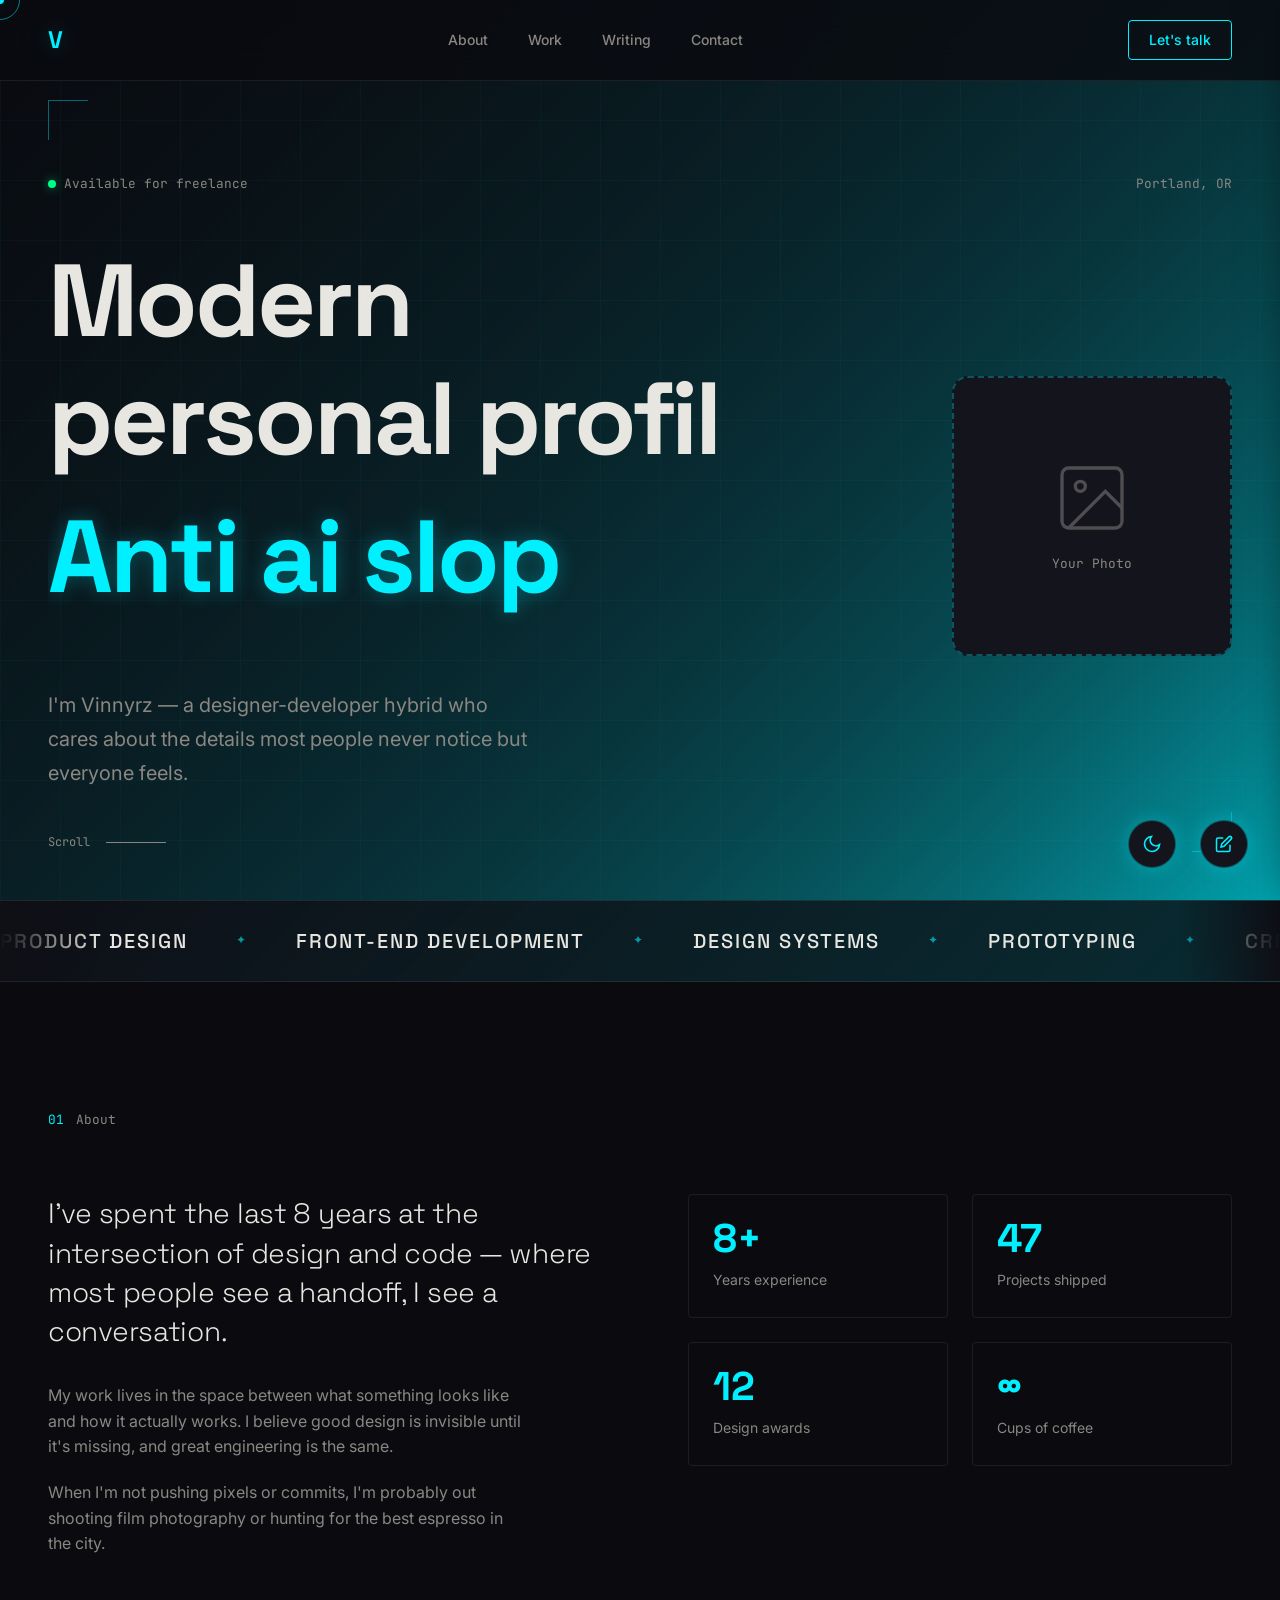
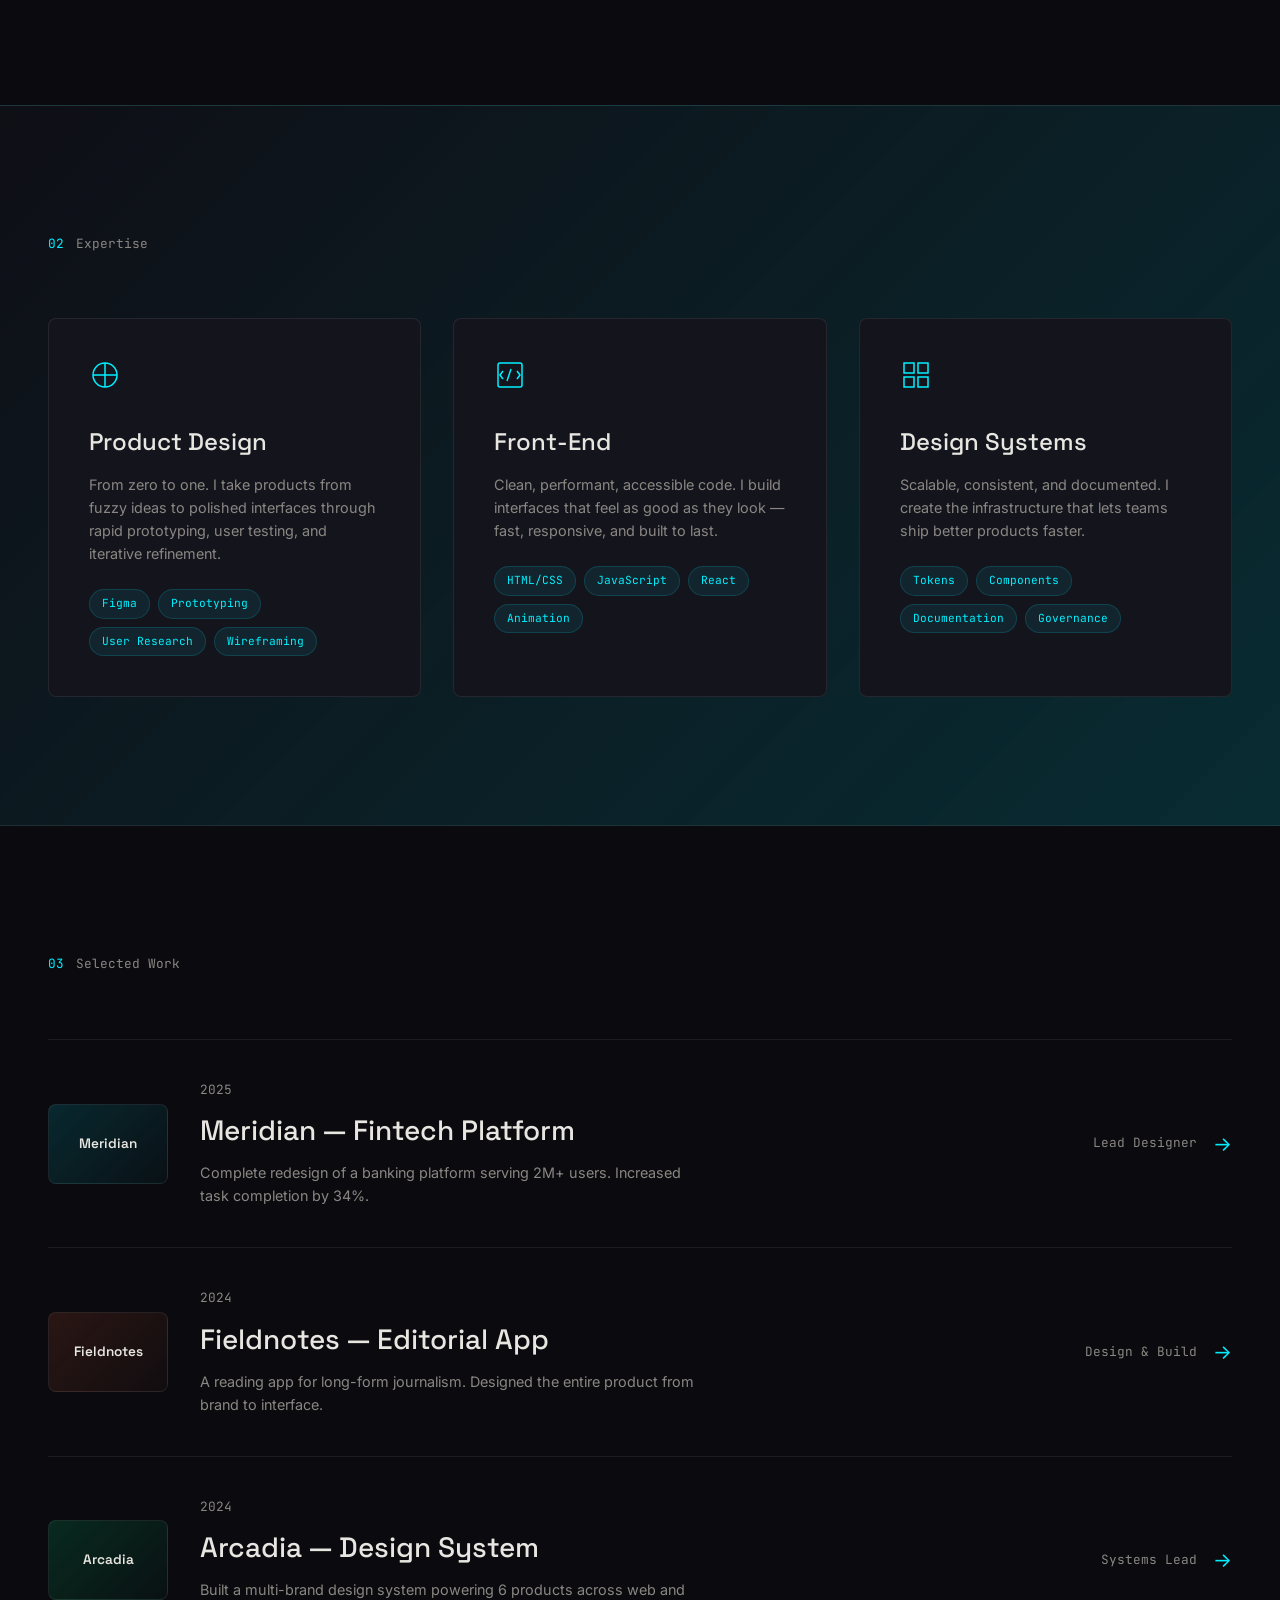
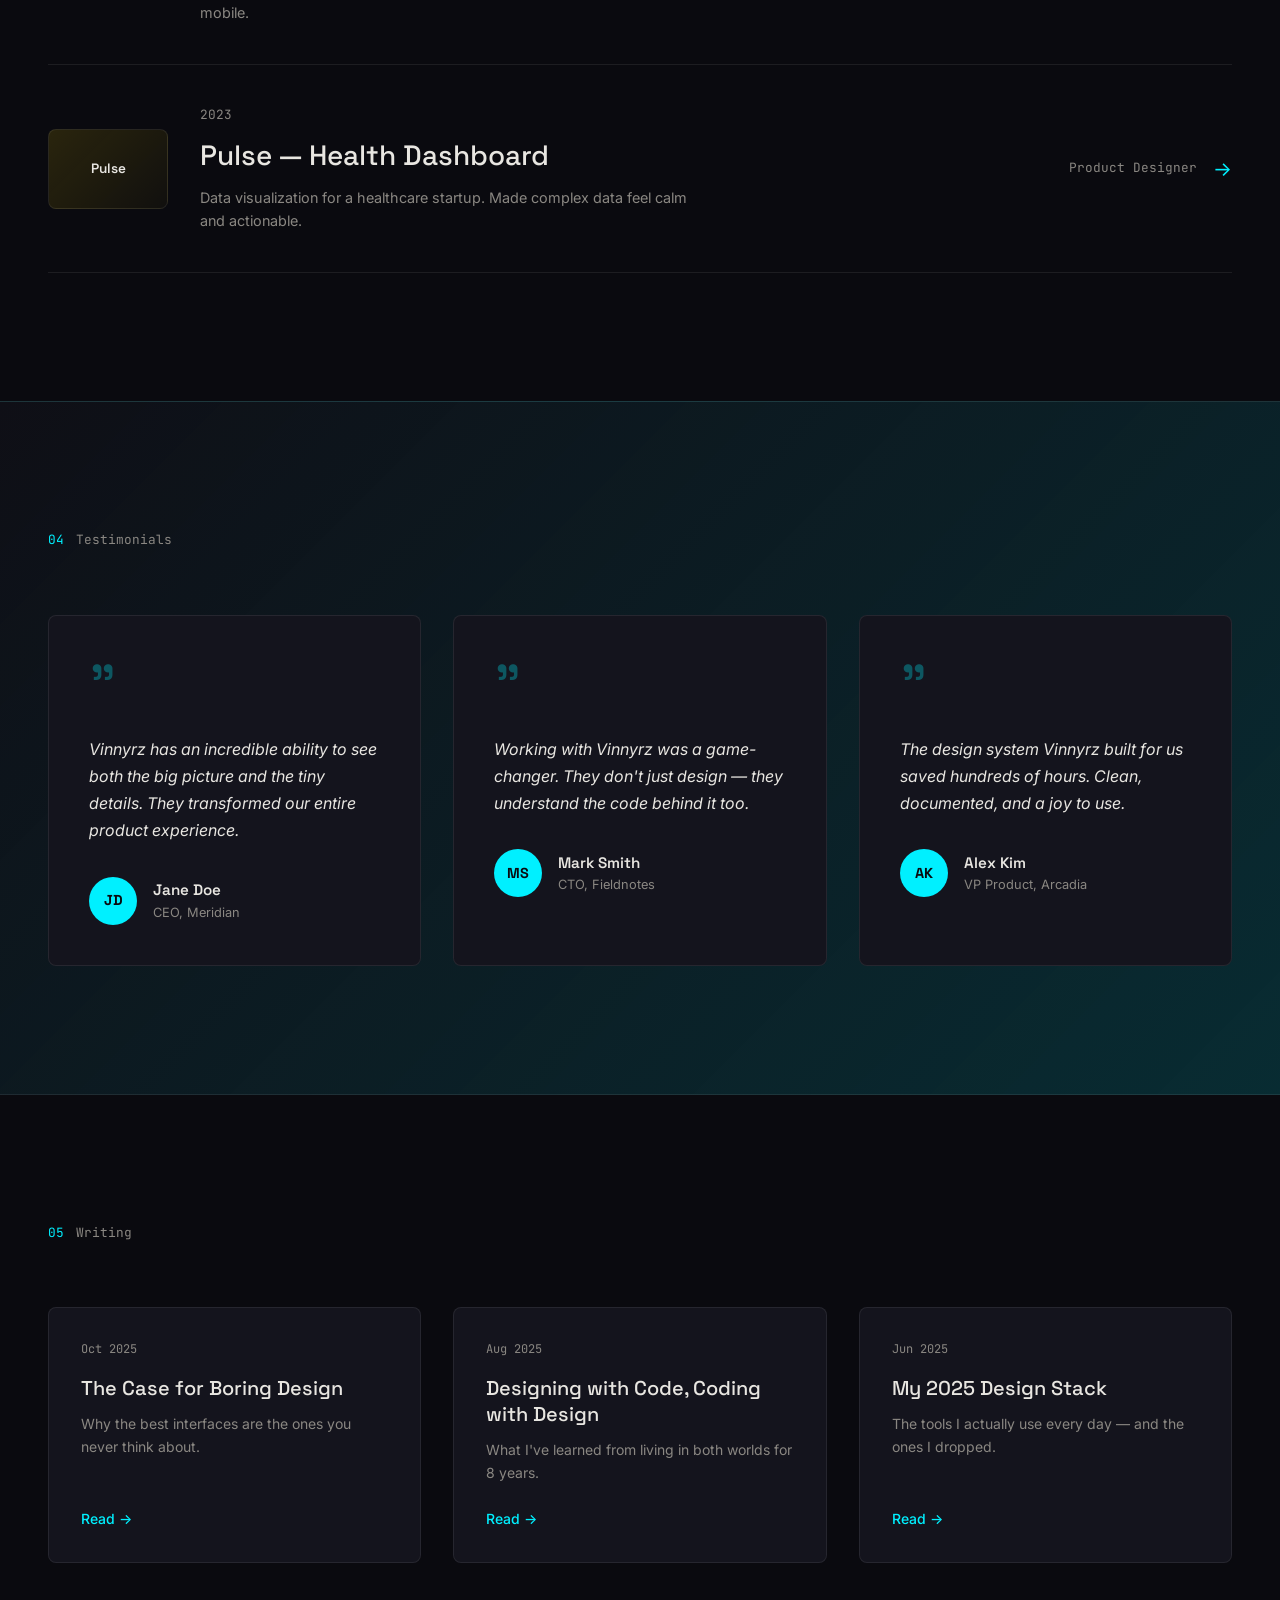
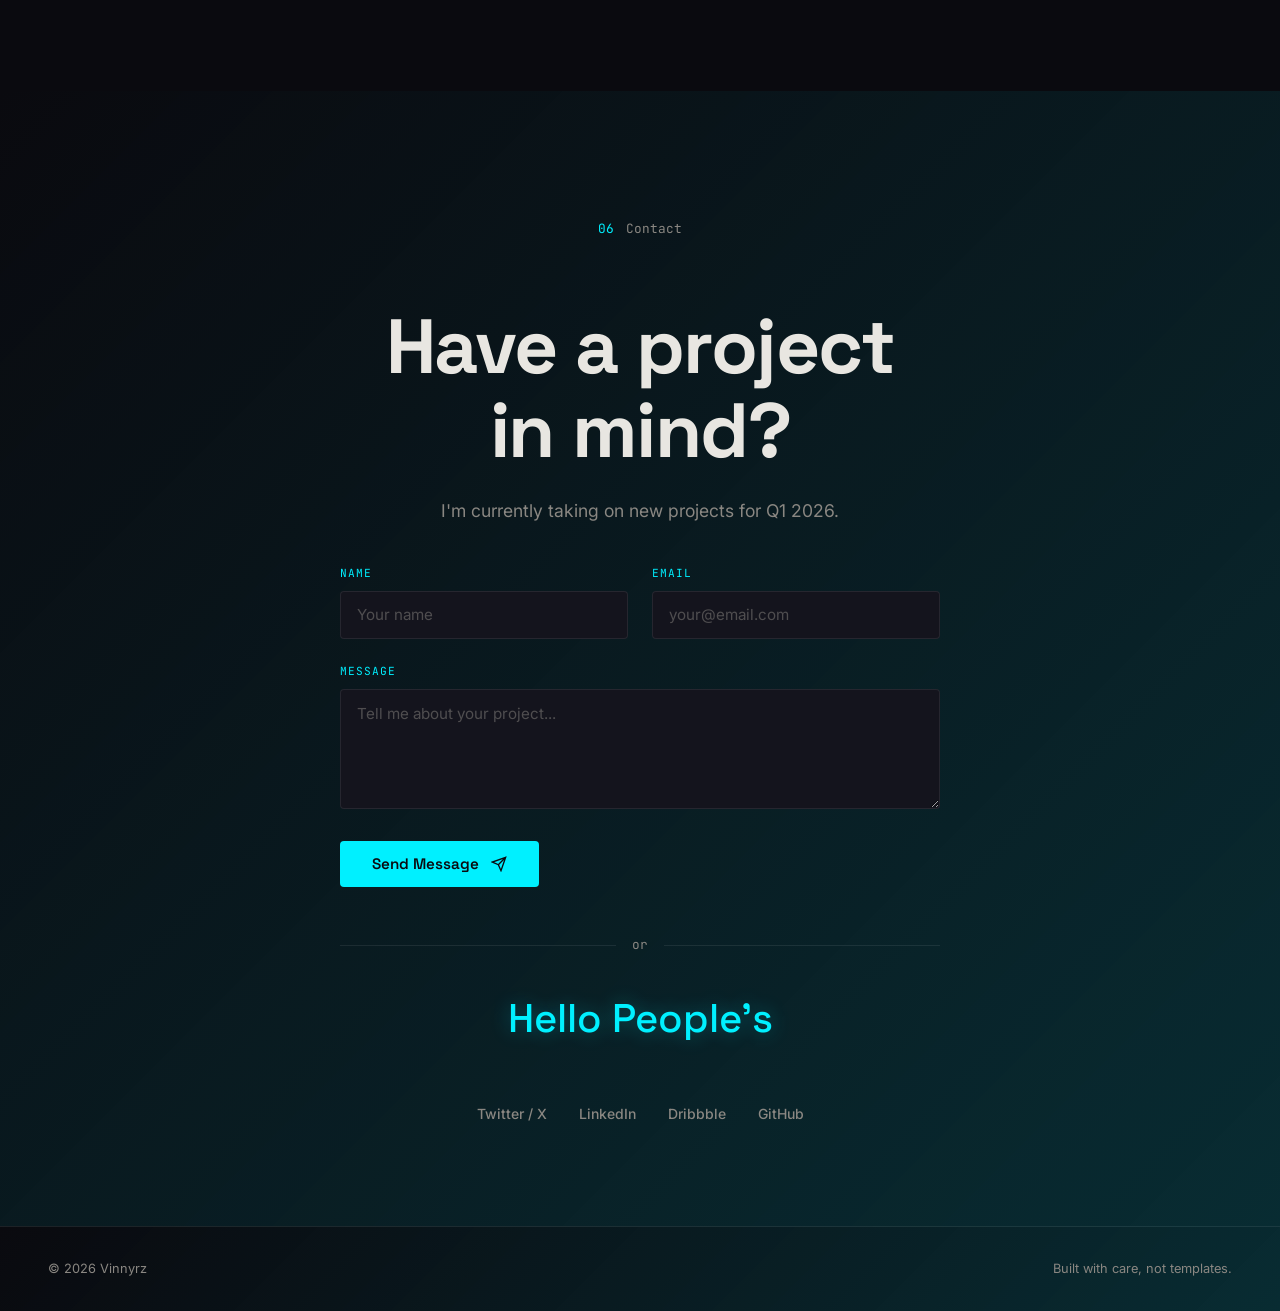
<file: index.html>
<!DOCTYPE html>
<html lang="en">
<head>
  <meta charset="UTF-8">
  <meta name="viewport" content="width=device-width, initial-scale=1.0">
  <title>Vinnyrz — Designer & Developer</title>

  <!-- SEO Meta Tags -->
  <meta name="description" content="Vinnyrz — Designer & Developer crafting digital products people love. Specializing in product design, front-end development, and design systems.">
  <meta name="keywords" content="designer, developer, product design, front-end, design systems, portfolio">
  <meta name="author" content="Vinnyrz">
  <meta name="robots" content="index, follow">

  <!-- Open Graph -->
  <meta property="og:title" content="Vinnyrz — Designer & Developer">
  <meta property="og:description" content="Crafting digital products people love. Product design, front-end development, and design systems.">
  <meta property="og:type" content="website">
  <meta property="og:url" content="https://vinnyrz.com">
  <meta property="og:image" content="https://vinnyrz.com/og-image.png">

  <!-- Twitter Card -->
  <meta name="twitter:card" content="summary_large_image">
  <meta name="twitter:title" content="Vinnyrz — Designer & Developer">
  <meta name="twitter:description" content="Crafting digital products people love. Product design, front-end development, and design systems.">
  <meta name="twitter:image" content="https://vinnyrz.com/og-image.png">

  <!-- Favicon -->
  <link rel="icon" type="image/svg+xml" href="data:image/svg+xml,<svg xmlns='http://www.w3.org/2000/svg' viewBox='0 0 100 100'><rect width='100' height='100' rx='20' fill='%230A0A0F'/><text x='50' y='68' font-size='50' font-family='sans-serif' font-weight='bold' fill='%2300F0FF' text-anchor='middle'>V</text></svg>">

  <!-- Fonts -->
  <link rel="preconnect" href="https://fonts.googleapis.com">
  <link rel="preconnect" href="https://fonts.gstatic.com" crossorigin>
  <link href="https://fonts.googleapis.com/css2?family=Space+Grotesk:wght@300;400;500;600;700&family=Inter:wght@300;400;500;600&family=JetBrains+Mono:wght@400;500&display=swap" rel="stylesheet">

  <!-- Analytics (uncomment and add your domain) -->
  <!-- <script defer data-domain="vinnyrz.com" src="https://plausible.io/js/script.js"></script> -->

  <link rel="stylesheet" href="styles.css">
</head>
<body>

  <!-- Scroll Progress -->
  <div class="scroll-progress" id="scrollProgress"></div>

  <!-- Custom Cursor -->
  <div class="cursor-dot" id="cursorDot"></div>
  <div class="cursor-ring" id="cursorRing"></div>

  <!-- Theme Toggle -->
  <button class="theme-toggle" id="themeToggle" title="Toggle Theme">
    <svg class="icon-sun" width="20" height="20" viewBox="0 0 24 24" fill="none" stroke="currentColor" stroke-width="2">
      <circle cx="12" cy="12" r="5"/>
      <path d="M12 1v2M12 21v2M4.22 4.22l1.42 1.42M18.36 18.36l1.42 1.42M1 12h2M21 12h2M4.22 19.78l1.42-1.42M18.36 5.64l1.42-1.42"/>
    </svg>
    <svg class="icon-moon" width="20" height="20" viewBox="0 0 24 24" fill="none" stroke="currentColor" stroke-width="2">
      <path d="M21 12.79A9 9 0 1 1 11.21 3 7 7 0 0 0 21 12.79z"/>
    </svg>
  </button>

  <!-- Edit Toggle -->
  <button class="edit-toggle" id="editToggle" title="Toggle Edit Mode">
    <svg width="18" height="18" viewBox="0 0 24 24" fill="none" stroke="currentColor" stroke-width="2">
      <path d="M11 4H4a2 2 0 0 0-2 2v14a2 2 0 0 0 2 2h14a2 2 0 0 0 2-2v-7"/>
      <path d="M18.5 2.5a2.121 2.121 0 0 1 3 3L12 15l-4 1 1-4 9.5-9.5z"/>
    </svg>
  </button>

  <!-- Edit Panel -->
  <div class="edit-panel" id="editPanel">
    <div class="edit-panel-header">
      <h3>Edit Content</h3>
      <button class="edit-close" id="editClose">&times;</button>
    </div>
    <div class="edit-panel-body">
      <label>Nav Logo Text</label>
      <input type="text" id="editLogo" maxlength="4" placeholder="V">

      <label>Nav Links (comma separated)</label>
      <input type="text" id="editLinks" placeholder="About, Work, Writing, Contact">

      <label>Hero Title Line 1</label>
      <input type="text" id="editHero1" placeholder="Modern personal profil">

      <label>Hero Title Line 2 (accent)</label>
      <input type="text" id="editHero3" placeholder="Anti ai slop">

      <label>Hero Subtitle</label>
      <textarea id="editHeroSub" rows="2" placeholder="I'm Vinnyrz — a designer-developer hybrid..."></textarea>

      <label>Marquee Items (comma separated)</label>
      <input type="text" id="editMarquee" placeholder="Product Design, Front-End, Systems">

      <label>About Lead</label>
      <textarea id="editAboutLead" rows="2" placeholder="I've spent the last 8 years..."></textarea>

      <label>About Body</label>
      <textarea id="editAboutBody" rows="3" placeholder="My work lives in the space between..."></textarea>

      <label>Status Text</label>
      <input type="text" id="editStatus" placeholder="Available for freelance">

      <label>Location</label>
      <input type="text" id="editLocation" placeholder="Portland, OR">

      <label>Email</label>
      <input type="text" id="editEmail" placeholder="Hello People's">

      <button class="edit-reset" id="editReset">Reset to Default</button>
    </div>
  </div>

  <!-- Navigation -->
  <nav class="nav" id="nav">
    <a href="#" class="nav-logo" id="navLogo" contenteditable="false">V</a>
    <div class="nav-links" id="navLinks">
      <a href="#about" class="nav-link">About</a>
      <a href="#work" class="nav-link">Work</a>
      <a href="#writing" class="nav-link">Writing</a>
      <a href="#contact" class="nav-link">Contact</a>
    </div>
    <a href="#contact" class="nav-cta magnetic">Let's talk</a>
  </nav>

  <!-- Hero -->
  <header class="hero">
    <div class="hero-grid-bg"></div>
    <div class="hero-meta">
      <span class="hero-status"><span class="status-dot"></span><span id="statusText">Available for freelance</span></span>
      <span class="hero-location" id="locationText">Portland, OR</span>
    </div>
    <div class="hero-content">
      <div class="hero-text">
        <h1 class="hero-title" id="heroTitle">
          <span class="line" id="heroLine1">Modern personal profil</span>
          <span class="line"><em id="heroLine3">Anti ai slop</em></span>
        </h1>
        <p class="hero-sub" id="heroSub">I'm Vinnyrz — a designer-developer hybrid who cares about the details most people never notice but everyone feels.</p>
      </div>
      <div class="hero-photo">
        <div class="photo-placeholder">
          <svg width="80" height="80" viewBox="0 0 24 24" fill="none" stroke="currentColor" stroke-width="1">
            <rect x="3" y="3" width="18" height="18" rx="2"/>
            <circle cx="8.5" cy="8.5" r="1.5"/>
            <path d="M21 15l-5-5L5 21"/>
          </svg>
          <span>Your Photo</span>
        </div>
      </div>
    </div>
    <div class="hero-scroll">
      <span>Scroll</span>
      <div class="scroll-line"></div>
    </div>
    <div class="hero-corner hero-corner-tl"></div>
    <div class="hero-corner hero-corner-br"></div>
  </header>

  <!-- Marquee -->
  <div class="marquee" aria-hidden="true">
    <div class="marquee-track" id="marqueeTrack">
      <span>Product Design</span><span class="sep">✦</span>
      <span>Front-End Development</span><span class="sep">✦</span>
      <span>Design Systems</span><span class="sep">✦</span>
      <span>Prototyping</span><span class="sep">✦</span>
      <span>Creative Direction</span><span class="sep">✦</span>
      <span>Product Design</span><span class="sep">✦</span>
      <span>Front-End Development</span><span class="sep">✦</span>
      <span>Design Systems</span><span class="sep">✦</span>
      <span>Prototyping</span><span class="sep">✦</span>
      <span>Creative Direction</span><span class="sep">✦</span>
    </div>
  </div>

  <!-- About -->
  <section class="section" id="about">
    <div class="section-label"><span class="label-num">01</span> About</div>
    <div class="about-grid">
      <div class="about-text">
        <p class="about-lead" id="aboutLead">I've spent the last 8 years at the intersection of design and code — where most people see a handoff, I see a conversation.</p>
        <p id="aboutBody">My work lives in the space between what something looks like and how it actually works. I believe good design is invisible until it's missing, and great engineering is the same.</p>
        <p>When I'm not pushing pixels or commits, I'm probably out shooting film photography or hunting for the best espresso in the city.</p>
      </div>
      <div class="about-facts">
        <div class="fact">
          <span class="fact-num">8+</span>
          <span class="fact-label">Years experience</span>
        </div>
        <div class="fact">
          <span class="fact-num">47</span>
          <span class="fact-label">Projects shipped</span>
        </div>
        <div class="fact">
          <span class="fact-num">12</span>
          <span class="fact-label">Design awards</span>
        </div>
        <div class="fact">
          <span class="fact-num">∞</span>
          <span class="fact-label">Cups of coffee</span>
        </div>
      </div>
    </div>
  </section>

  <!-- Skills -->
  <section class="section section-alt" id="skills">
    <div class="section-label"><span class="label-num">02</span> Expertise</div>
    <div class="skills-grid">
      <div class="skill-card">
        <div class="skill-icon">
          <svg width="32" height="32" viewBox="0 0 32 32" fill="none" stroke="currentColor" stroke-width="1.5">
            <circle cx="16" cy="16" r="12"/>
            <path d="M16 4v24M4 16h24"/>
          </svg>
        </div>
        <h3>Product Design</h3>
        <p>From zero to one. I take products from fuzzy ideas to polished interfaces through rapid prototyping, user testing, and iterative refinement.</p>
        <ul class="skill-tags">
          <li>Figma</li><li>Prototyping</li><li>User Research</li><li>Wireframing</li>
        </ul>
      </div>
      <div class="skill-card">
        <div class="skill-icon">
          <svg width="32" height="32" viewBox="0 0 32 32" fill="none" stroke="currentColor" stroke-width="1.5">
            <rect x="4" y="4" width="24" height="24" rx="2"/>
            <path d="M9 12l-3 4 3 4M23 12l3 4-3 4M17 10l-4 12"/>
          </svg>
        </div>
        <h3>Front-End</h3>
        <p>Clean, performant, accessible code. I build interfaces that feel as good as they look — fast, responsive, and built to last.</p>
        <ul class="skill-tags">
          <li>HTML/CSS</li><li>JavaScript</li><li>React</li><li>Animation</li>
        </ul>
      </div>
      <div class="skill-card">
        <div class="skill-icon">
          <svg width="32" height="32" viewBox="0 0 32 32" fill="none" stroke="currentColor" stroke-width="1.5">
            <rect x="4" y="4" width="10" height="10"/>
            <rect x="18" y="4" width="10" height="10"/>
            <rect x="4" y="18" width="10" height="10"/>
            <rect x="18" y="18" width="10" height="10"/>
          </svg>
        </div>
        <h3>Design Systems</h3>
        <p>Scalable, consistent, and documented. I create the infrastructure that lets teams ship better products faster.</p>
        <ul class="skill-tags">
          <li>Tokens</li><li>Components</li><li>Documentation</li><li>Governance</li>
        </ul>
      </div>
    </div>
  </section>

  <!-- Work -->
  <section class="section" id="work">
    <div class="section-label"><span class="label-num">03</span> Selected Work</div>
    <div class="work-list">
      <a href="https://www.behance.net/search/projects/meridian%20fintech" target="_blank" rel="noopener" class="work-item">
        <div class="work-thumb">
          <div class="thumb-placeholder" style="background: linear-gradient(135deg, #00F0FF22, #00F0FF08);">
            <span>Meridian</span>
          </div>
        </div>
        <div class="work-info">
          <span class="work-year">2025</span>
          <h3 class="work-title">Meridian — Fintech Platform</h3>
          <p class="work-desc">Complete redesign of a banking platform serving 2M+ users. Increased task completion by 34%.</p>
        </div>
        <div class="work-meta">
          <span class="work-role">Lead Designer</span>
          <span class="work-arrow">→</span>
        </div>
      </a>
      <a href="https://dribbble.com/search/fieldnotes%20editorial%20app" target="_blank" rel="noopener" class="work-item">
        <div class="work-thumb">
          <div class="thumb-placeholder" style="background: linear-gradient(135deg, #FF6B3522, #FF6B3508);">
            <span>Fieldnotes</span>
          </div>
        </div>
        <div class="work-info">
          <span class="work-year">2024</span>
          <h3 class="work-title">Fieldnotes — Editorial App</h3>
          <p class="work-desc">A reading app for long-form journalism. Designed the entire product from brand to interface.</p>
        </div>
        <div class="work-meta">
          <span class="work-role">Design & Build</span>
          <span class="work-arrow">→</span>
        </div>
      </a>
      <a href="https://dribbble.com/search/arcadia%20design%20system" target="_blank" rel="noopener" class="work-item">
        <div class="work-thumb">
          <div class="thumb-placeholder" style="background: linear-gradient(135deg, #00FF8822, #00FF8808);">
            <span>Arcadia</span>
          </div>
        </div>
        <div class="work-info">
          <span class="work-year">2024</span>
          <h3 class="work-title">Arcadia — Design System</h3>
          <p class="work-desc">Built a multi-brand design system powering 6 products across web and mobile.</p>
        </div>
        <div class="work-meta">
          <span class="work-role">Systems Lead</span>
          <span class="work-arrow">→</span>
        </div>
      </a>
      <a href="https://dribbble.com/search/pulse%20health%20dashboard" target="_blank" rel="noopener" class="work-item">
        <div class="work-thumb">
          <div class="thumb-placeholder" style="background: linear-gradient(135deg, #FFD70022, #FFD70008);">
            <span>Pulse</span>
          </div>
        </div>
        <div class="work-info">
          <span class="work-year">2023</span>
          <h3 class="work-title">Pulse — Health Dashboard</h3>
          <p class="work-desc">Data visualization for a healthcare startup. Made complex data feel calm and actionable.</p>
        </div>
        <div class="work-meta">
          <span class="work-role">Product Designer</span>
          <span class="work-arrow">→</span>
        </div>
      </a>
    </div>
  </section>

  <!-- Testimonials -->
  <section class="section section-alt" id="testimonials">
    <div class="section-label"><span class="label-num">04</span> Testimonials</div>
    <div class="testimonials-grid">
      <div class="testimonial-card">
        <div class="testimonial-quote">"</div>
        <p class="testimonial-text">Vinnyrz has an incredible ability to see both the big picture and the tiny details. They transformed our entire product experience.</p>
        <div class="testimonial-author">
          <div class="author-avatar">JD</div>
          <div class="author-info">
            <span class="author-name">Jane Doe</span>
            <span class="author-role">CEO, Meridian</span>
          </div>
        </div>
      </div>
      <div class="testimonial-card">
        <div class="testimonial-quote">"</div>
        <p class="testimonial-text">Working with Vinnyrz was a game-changer. They don't just design — they understand the code behind it too.</p>
        <div class="testimonial-author">
          <div class="author-avatar">MS</div>
          <div class="author-info">
            <span class="author-name">Mark Smith</span>
            <span class="author-role">CTO, Fieldnotes</span>
          </div>
        </div>
      </div>
      <div class="testimonial-card">
        <div class="testimonial-quote">"</div>
        <p class="testimonial-text">The design system Vinnyrz built for us saved hundreds of hours. Clean, documented, and a joy to use.</p>
        <div class="testimonial-author">
          <div class="author-avatar">AK</div>
          <div class="author-info">
            <span class="author-name">Alex Kim</span>
            <span class="author-role">VP Product, Arcadia</span>
          </div>
        </div>
      </div>
    </div>
  </section>

  <!-- Writing -->
  <section class="section" id="writing">
    <div class="section-label"><span class="label-num">05</span> Writing</div>
    <div class="writing-grid">
      <a href="https://medium.com/tag/design%20Systems" target="_blank" rel="noopener" class="writing-card">
        <span class="writing-date">Oct 2025</span>
        <h3>The Case for Boring Design</h3>
        <p>Why the best interfaces are the ones you never think about.</p>
        <span class="writing-read">Read →</span>
      </a>
      <a href="https://dev.to/t/design" target="_blank" rel="noopener" class="writing-card">
        <span class="writing-date">Aug 2025</span>
        <h3>Designing with Code, Coding with Design</h3>
        <p>What I've learned from living in both worlds for 8 years.</p>
        <span class="writing-read">Read →</span>
      </a>
      <a href="https://medium.com/tag/design%20Tools" target="_blank" rel="noopener" class="writing-card">
        <span class="writing-date">Jun 2025</span>
        <h3>My 2025 Design Stack</h3>
        <p>The tools I actually use every day — and the ones I dropped.</p>
        <span class="writing-read">Read →</span>
      </a>
    </div>
  </section>

  <!-- Contact -->
  <section class="section contact" id="contact">
    <div class="section-label"><span class="label-num">06</span> Contact</div>
    <h2 class="contact-title">Have a project<br>in mind?</h2>
    <p class="contact-sub">I'm currently taking on new projects for Q1 2026.</p>

    <!-- Contact Form -->
    <form class="contact-form" id="contactForm" action="https://formspree.io/f/YOUR_FORM_ID" method="POST">
      <div class="form-row">
        <div class="form-group">
          <label for="formName">Name</label>
          <input type="text" id="formName" name="name" placeholder="Your name" required>
        </div>
        <div class="form-group">
          <label for="formEmail">Email</label>
          <input type="email" id="formEmail" name="email" placeholder="your@email.com" required>
        </div>
      </div>
      <div class="form-group">
        <label for="formMessage">Message</label>
        <textarea id="formMessage" name="message" rows="4" placeholder="Tell me about your project..." required></textarea>
      </div>
      <button type="submit" class="form-submit magnetic">
        <span>Send Message</span>
        <svg width="16" height="16" viewBox="0 0 24 24" fill="none" stroke="currentColor" stroke-width="2">
          <path d="M22 2L11 13M22 2l-7 20-4-9-9-4 20-7z"/>
        </svg>
      </button>
    </form>

    <div class="contact-divider">
      <span>or</span>
    </div>

    <a href="mailto:Hello People's" class="contact-email" id="contactEmail">Hello People's</a>
    <div class="contact-socials">
      <a href="https://twitter.com/vinnyrz" target="_blank" rel="noopener" class="social-link">Twitter / X</a>
      <a href="https://www.linkedin.com/in/vinnyrz" target="_blank" rel="noopener" class="social-link">LinkedIn</a>
      <a href="https://dribbble.com/vinnyrz" target="_blank" rel="noopener" class="social-link">Dribbble</a>
      <a href="https://github.com/vinnyrz" target="_blank" rel="noopener" class="social-link">GitHub</a>
    </div>
  </section>

  <!-- Footer -->
  <footer class="footer">
    <span>© 2025 Vinnyrz</span>
    <span>Built with care, not templates.</span>
  </footer>

  <script src="script.js"></script>
</body>
</html>
</file>
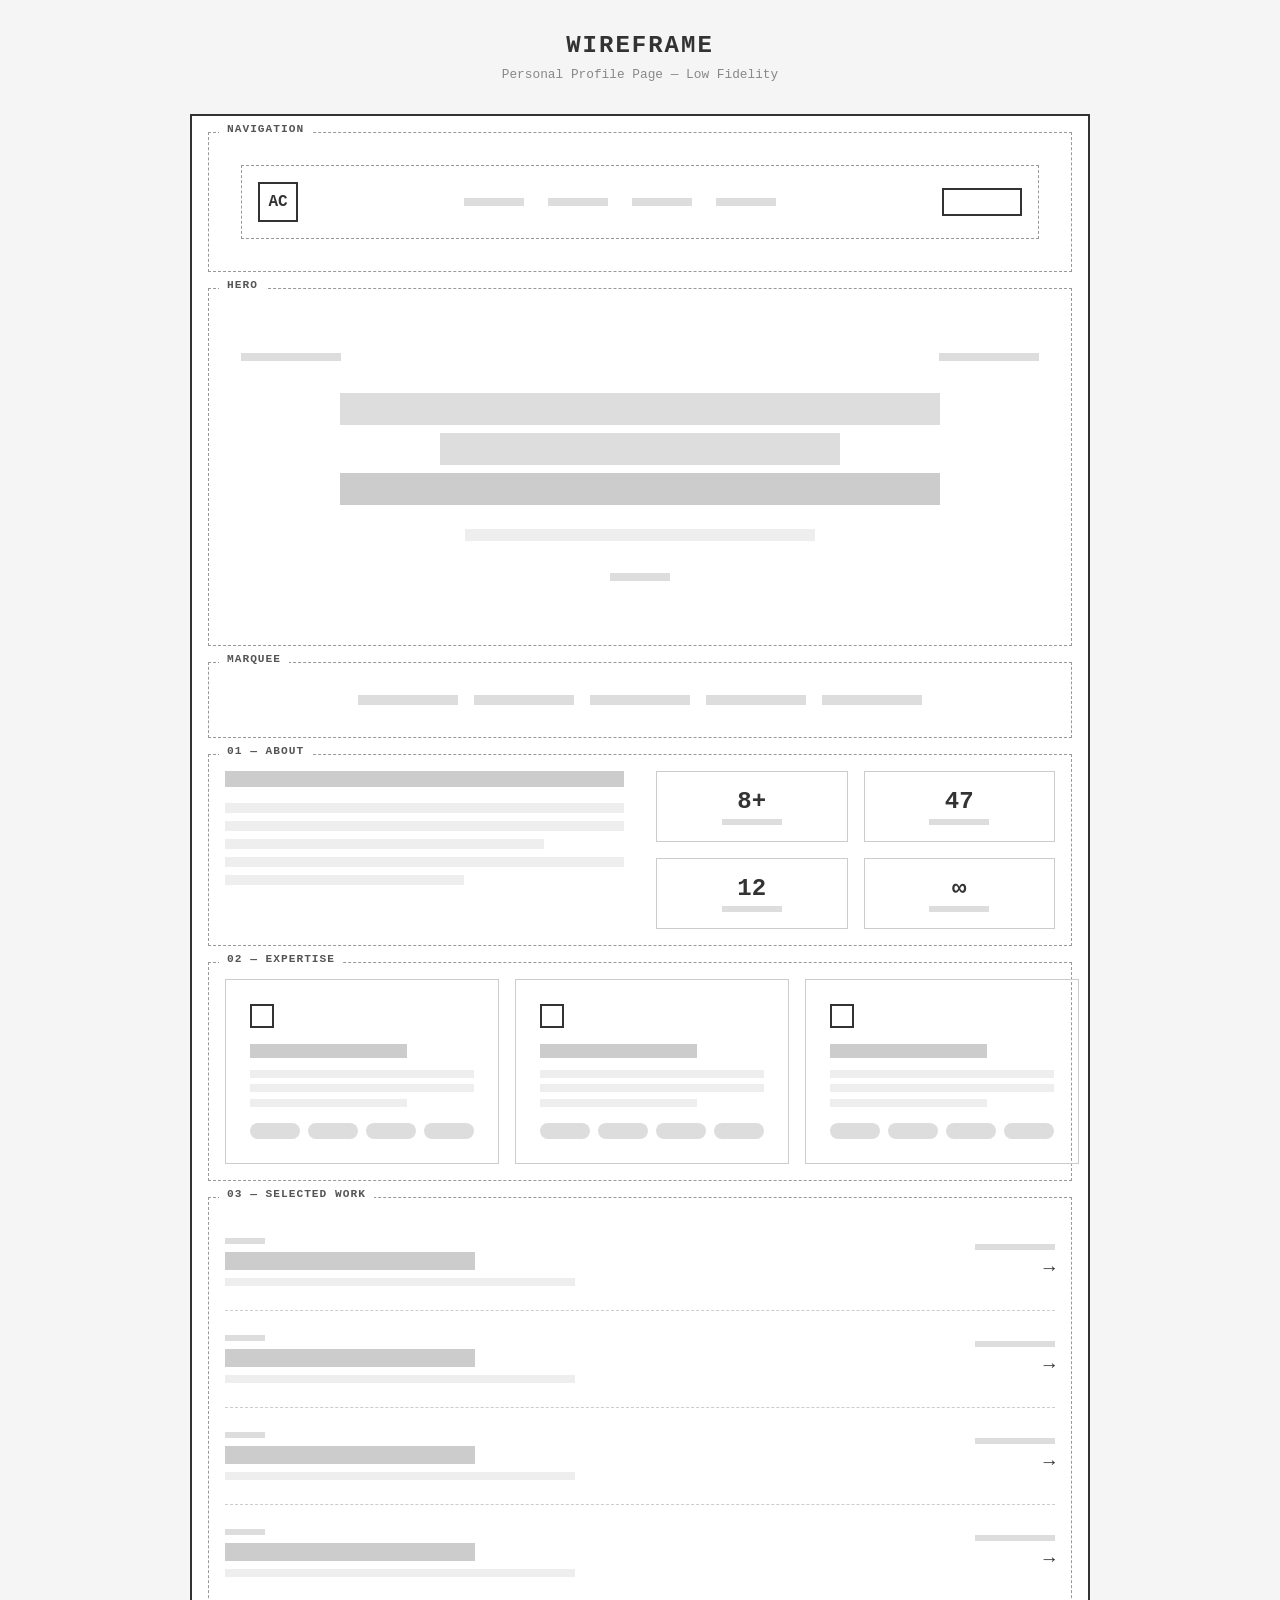
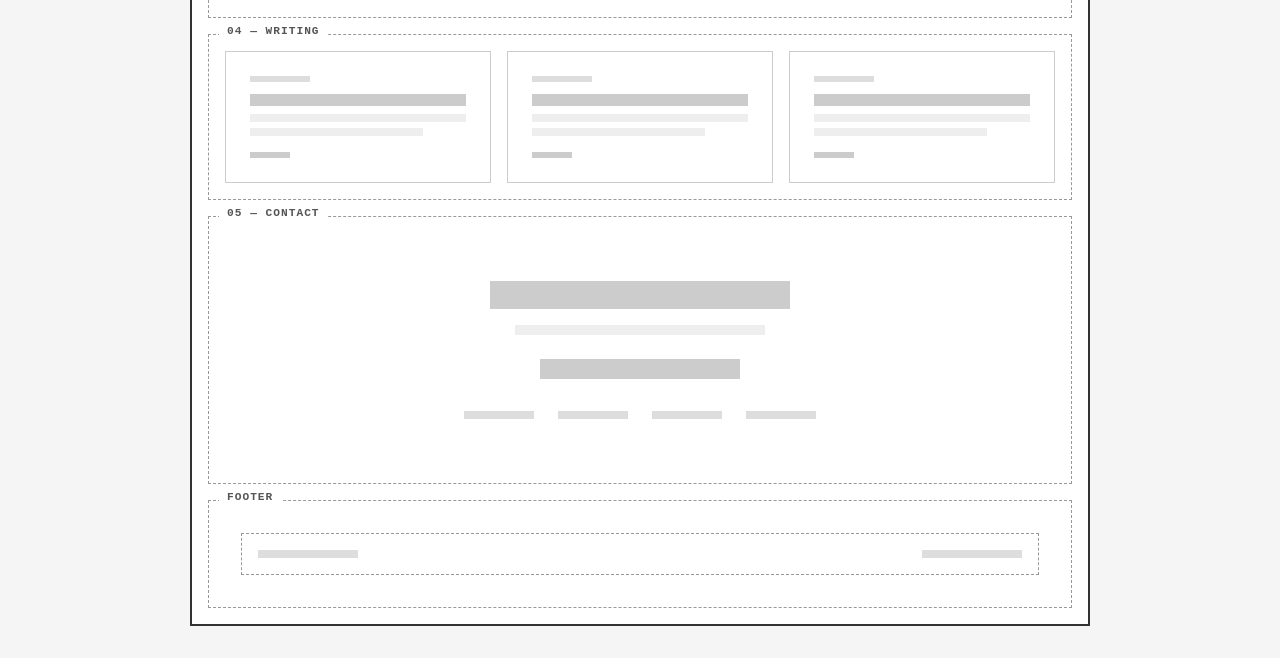
<file: wireframe.html>
<!DOCTYPE html>
<html lang="en">
<head>
  <meta charset="UTF-8">
  <meta name="viewport" content="width=device-width, initial-scale=1.0">
  <title>Wireframe — Personal Profile</title>
  <style>
    * { margin: 0; padding: 0; box-sizing: border-box; }
    body {
      font-family: 'Courier New', monospace;
      background: #f5f5f5;
      color: #333;
      padding: 2rem;
    }
    h1 {
      text-align: center;
      font-size: 1.5rem;
      margin-bottom: 0.5rem;
      text-transform: uppercase;
      letter-spacing: 2px;
    }
    .subtitle {
      text-align: center;
      font-size: 0.8rem;
      color: #888;
      margin-bottom: 2rem;
    }
    .wireframe {
      max-width: 900px;
      margin: 0 auto;
      background: #fff;
      border: 2px solid #333;
    }

    /* Section base */
    .section {
      border: 1px dashed #999;
      margin: 1rem;
      padding: 1rem;
      position: relative;
    }
    .section-label {
      position: absolute;
      top: -10px;
      left: 10px;
      background: #fff;
      padding: 0 8px;
      font-size: 0.7rem;
      font-weight: bold;
      text-transform: uppercase;
      letter-spacing: 1px;
      color: #555;
    }

    /* Nav */
    .nav-wire {
      display: flex;
      justify-content: space-between;
      align-items: center;
      padding: 1rem;
      border: 1px dashed #999;
      margin: 1rem;
    }
    .nav-wire .logo {
      width: 40px;
      height: 40px;
      border: 2px solid #333;
      display: flex;
      align-items: center;
      justify-content: center;
      font-weight: bold;
    }
    .nav-wire .links {
      display: flex;
      gap: 1.5rem;
    }
    .nav-wire .links span {
      width: 60px;
      height: 8px;
      background: #ddd;
      display: block;
    }
    .nav-wire .cta {
      width: 80px;
      height: 28px;
      border: 2px solid #333;
    }

    /* Hero */
    .hero-wire {
      padding: 3rem 1rem;
      text-align: center;
    }
    .hero-wire .status-bar {
      display: flex;
      justify-content: space-between;
      margin-bottom: 2rem;
    }
    .hero-wire .status-bar span {
      width: 100px;
      height: 8px;
      background: #ddd;
    }
    .hero-wire .title-line {
      height: 32px;
      background: #ddd;
      margin: 0.5rem auto;
      max-width: 600px;
    }
    .hero-wire .title-line.short { max-width: 400px; }
    .hero-wire .title-line.accent { background: #ccc; }
    .hero-wire .subtitle-line {
      height: 12px;
      background: #eee;
      max-width: 350px;
      margin: 1.5rem auto;
    }
    .hero-wire .scroll-indicator {
      width: 60px;
      height: 8px;
      background: #ddd;
      margin: 2rem auto 0;
    }

    /* Marquee */
    .marquee-wire {
      padding: 1rem;
      text-align: center;
    }
    .marquee-wire .track {
      display: flex;
      justify-content: center;
      gap: 1rem;
    }
    .marquee-wire .track span {
      width: 100px;
      height: 10px;
      background: #ddd;
    }

    /* About */
    .about-wire {
      display: grid;
      grid-template-columns: 1fr 1fr;
      gap: 2rem;
    }
    .about-wire .text-block .lead {
      height: 16px;
      background: #ccc;
      margin-bottom: 1rem;
    }
    .about-wire .text-block .line {
      height: 10px;
      background: #eee;
      margin-bottom: 0.5rem;
    }
    .about-wire .facts {
      display: grid;
      grid-template-columns: 1fr 1fr;
      gap: 1rem;
    }
    .about-wire .fact-box {
      border: 1px solid #ccc;
      padding: 1rem;
      text-align: center;
    }
    .about-wire .fact-box .num {
      font-size: 1.5rem;
      font-weight: bold;
      margin-bottom: 0.25rem;
    }
    .about-wire .fact-box .label {
      width: 60px;
      height: 6px;
      background: #ddd;
      margin: 0 auto;
    }

    /* Skills */
    .skills-wire {
      display: grid;
      grid-template-columns: repeat(3, 1fr);
      gap: 1rem;
    }
    .skills-wire .card {
      border: 1px solid #ccc;
      padding: 1.5rem;
    }
    .skills-wire .card .icon {
      width: 24px;
      height: 24px;
      border: 2px solid #333;
      margin-bottom: 1rem;
    }
    .skills-wire .card .title {
      height: 14px;
      background: #ccc;
      width: 70%;
      margin-bottom: 0.75rem;
    }
    .skills-wire .card .desc {
      height: 8px;
      background: #eee;
      margin-bottom: 0.4rem;
    }
    .skills-wire .card .tags {
      display: flex;
      gap: 0.5rem;
      margin-top: 1rem;
    }
    .skills-wire .card .tags span {
      width: 50px;
      height: 16px;
      background: #ddd;
      border-radius: 10px;
    }

    /* Work */
    .work-wire .work-item {
      display: flex;
      justify-content: space-between;
      align-items: center;
      padding: 1.5rem 0;
      border-bottom: 1px dashed #ccc;
    }
    .work-wire .work-item:last-child { border-bottom: none; }
    .work-wire .work-item .info .year {
      width: 40px;
      height: 6px;
      background: #ddd;
      margin-bottom: 0.5rem;
    }
    .work-wire .work-item .info .title {
      height: 18px;
      background: #ccc;
      width: 250px;
      margin-bottom: 0.5rem;
    }
    .work-wire .work-item .info .desc {
      height: 8px;
      background: #eee;
      width: 350px;
    }
    .work-wire .work-item .meta {
      text-align: right;
    }
    .work-wire .work-item .meta .role {
      width: 80px;
      height: 6px;
      background: #ddd;
      margin-left: auto;
      margin-bottom: 0.5rem;
    }
    .work-wire .work-item .meta .arrow {
      font-size: 1.2rem;
    }

    /* Writing */
    .writing-wire {
      display: grid;
      grid-template-columns: repeat(3, 1fr);
      gap: 1rem;
    }
    .writing-wire .card {
      border: 1px solid #ccc;
      padding: 1.5rem;
    }
    .writing-wire .card .date {
      width: 60px;
      height: 6px;
      background: #ddd;
      margin-bottom: 0.75rem;
    }
    .writing-wire .card .title {
      height: 12px;
      background: #ccc;
      margin-bottom: 0.5rem;
    }
    .writing-wire .card .desc {
      height: 8px;
      background: #eee;
      margin-bottom: 0.4rem;
    }
    .writing-wire .card .read {
      width: 40px;
      height: 6px;
      background: #ccc;
      margin-top: 1rem;
    }

    /* Contact */
    .contact-wire {
      text-align: center;
      padding: 3rem 1rem;
    }
    .contact-wire .title {
      height: 28px;
      background: #ccc;
      max-width: 300px;
      margin: 0 auto 1rem;
    }
    .contact-wire .sub {
      height: 10px;
      background: #eee;
      max-width: 250px;
      margin: 0 auto 1.5rem;
    }
    .contact-wire .email {
      height: 20px;
      background: #ccc;
      max-width: 200px;
      margin: 0 auto 2rem;
    }
    .contact-wire .socials {
      display: flex;
      justify-content: center;
      gap: 1.5rem;
    }
    .contact-wire .socials span {
      width: 70px;
      height: 8px;
      background: #ddd;
    }

    /* Footer */
    .footer-wire {
      display: flex;
      justify-content: space-between;
      padding: 1rem;
      border: 1px dashed #999;
      margin: 1rem;
    }
    .footer-wire span {
      width: 100px;
      height: 8px;
      background: #ddd;
    }

    /* Annotations */
    .annotation {
      font-size: 0.65rem;
      color: #999;
      font-style: italic;
      margin-top: 0.5rem;
    }

    @media (max-width: 768px) {
      .about-wire { grid-template-columns: 1fr; }
      .skills-wire { grid-template-columns: 1fr; }
      .writing-wire { grid-template-columns: 1fr; }
      .nav-wire .links { display: none; }
    }
  </style>
</head>
<body>

  <h1>Wireframe</h1>
  <p class="subtitle">Personal Profile Page — Low Fidelity</p>

  <div class="wireframe">

    <!-- Nav -->
    <div class="section">
      <span class="section-label">Navigation</span>
      <div class="nav-wire">
        <div class="logo">AC</div>
        <div class="links">
          <span></span>
          <span></span>
          <span></span>
          <span></span>
        </div>
        <div class="cta"></div>
      </div>
    </div>

    <!-- Hero -->
    <div class="section">
      <span class="section-label">Hero</span>
      <div class="hero-wire">
        <div class="status-bar">
          <span></span>
          <span></span>
        </div>
        <div class="title-line"></div>
        <div class="title-line short"></div>
        <div class="title-line accent"></div>
        <div class="subtitle-line"></div>
        <div class="scroll-indicator"></div>
      </div>
    </div>

    <!-- Marquee -->
    <div class="section">
      <span class="section-label">Marquee</span>
      <div class="marquee-wire">
        <div class="track">
          <span></span>
          <span></span>
          <span></span>
          <span></span>
          <span></span>
        </div>
      </div>
    </div>

    <!-- About -->
    <div class="section">
      <span class="section-label">01 — About</span>
      <div class="about-wire">
        <div class="text-block">
          <div class="lead"></div>
          <div class="line"></div>
          <div class="line"></div>
          <div class="line" style="width:80%"></div>
          <div class="line"></div>
          <div class="line" style="width:60%"></div>
        </div>
        <div class="facts">
          <div class="fact-box">
            <div class="num">8+</div>
            <div class="label"></div>
          </div>
          <div class="fact-box">
            <div class="num">47</div>
            <div class="label"></div>
          </div>
          <div class="fact-box">
            <div class="num">12</div>
            <div class="label"></div>
          </div>
          <div class="fact-box">
            <div class="num">∞</div>
            <div class="label"></div>
          </div>
        </div>
      </div>
    </div>

    <!-- Skills -->
    <div class="section">
      <span class="section-label">02 — Expertise</span>
      <div class="skills-wire">
        <div class="card">
          <div class="icon"></div>
          <div class="title"></div>
          <div class="desc"></div>
          <div class="desc"></div>
          <div class="desc" style="width:70%"></div>
          <div class="tags">
            <span></span>
            <span></span>
            <span></span>
            <span></span>
          </div>
        </div>
        <div class="card">
          <div class="icon"></div>
          <div class="title"></div>
          <div class="desc"></div>
          <div class="desc"></div>
          <div class="desc" style="width:70%"></div>
          <div class="tags">
            <span></span>
            <span></span>
            <span></span>
            <span></span>
          </div>
        </div>
        <div class="card">
          <div class="icon"></div>
          <div class="title"></div>
          <div class="desc"></div>
          <div class="desc"></div>
          <div class="desc" style="width:70%"></div>
          <div class="tags">
            <span></span>
            <span></span>
            <span></span>
            <span></span>
          </div>
        </div>
      </div>
    </div>

    <!-- Work -->
    <div class="section">
      <span class="section-label">03 — Selected Work</span>
      <div class="work-wire">
        <div class="work-item">
          <div class="info">
            <div class="year"></div>
            <div class="title"></div>
            <div class="desc"></div>
          </div>
          <div class="meta">
            <div class="role"></div>
            <div class="arrow">→</div>
          </div>
        </div>
        <div class="work-item">
          <div class="info">
            <div class="year"></div>
            <div class="title"></div>
            <div class="desc"></div>
          </div>
          <div class="meta">
            <div class="role"></div>
            <div class="arrow">→</div>
          </div>
        </div>
        <div class="work-item">
          <div class="info">
            <div class="year"></div>
            <div class="title"></div>
            <div class="desc"></div>
          </div>
          <div class="meta">
            <div class="role"></div>
            <div class="arrow">→</div>
          </div>
        </div>
        <div class="work-item">
          <div class="info">
            <div class="year"></div>
            <div class="title"></div>
            <div class="desc"></div>
          </div>
          <div class="meta">
            <div class="role"></div>
            <div class="arrow">→</div>
          </div>
        </div>
      </div>
    </div>

    <!-- Writing -->
    <div class="section">
      <span class="section-label">04 — Writing</span>
      <div class="writing-wire">
        <div class="card">
          <div class="date"></div>
          <div class="title"></div>
          <div class="desc"></div>
          <div class="desc" style="width:80%"></div>
          <div class="read"></div>
        </div>
        <div class="card">
          <div class="date"></div>
          <div class="title"></div>
          <div class="desc"></div>
          <div class="desc" style="width:80%"></div>
          <div class="read"></div>
        </div>
        <div class="card">
          <div class="date"></div>
          <div class="title"></div>
          <div class="desc"></div>
          <div class="desc" style="width:80%"></div>
          <div class="read"></div>
        </div>
      </div>
    </div>

    <!-- Contact -->
    <div class="section">
      <span class="section-label">05 — Contact</span>
      <div class="contact-wire">
        <div class="title"></div>
        <div class="sub"></div>
        <div class="email"></div>
        <div class="socials">
          <span></span>
          <span></span>
          <span></span>
          <span></span>
        </div>
      </div>
    </div>

    <!-- Footer -->
    <div class="section">
      <span class="section-label">Footer</span>
      <div class="footer-wire">
        <span></span>
        <span></span>
      </div>
    </div>

  </div>

</body>
</html>
</file>
<file: styles.css>
/* ============================================
   Personal Profile — Futuristic Editorial
   Phase 3: Theme Toggle, Magnetic Buttons
   ============================================ */

:root {
  --bg: #0A0A0F;
  --bg-alt: #0F0F16;
  --bg-card: #14141D;
  --ink: #E8E6E1;
  --ink-light: #8A8782;
  --accent: #00F0FF;
  --accent2: #FF6B35;
  --accent-glow: rgba(0, 240, 255, 0.15);
  --line: rgba(255, 255, 255, 0.08);
  --line-bright: rgba(0, 240, 255, 0.3);
  --font-display: 'Space Grotesk', sans-serif;
  --font-sans: 'Inter', -apple-system, sans-serif;
  --font-mono: 'JetBrains Mono', monospace;
  --ease: cubic-bezier(0.25, 0.46, 0.45, 0.94);
  --ease-smooth: cubic-bezier(0.16, 1, 0.3, 1);
  --ease-bounce: cubic-bezier(0.34, 1.56, 0.64, 1);
  --glow: 0 0 20px rgba(0, 240, 255, 0.3);
  --glow-strong: 0 0 40px rgba(0, 240, 255, 0.4);
}

/* Light Theme */
[data-theme="light"] {
  --bg: #F5F5F0;
  --bg-alt: #EBEBE5;
  --bg-card: #FFFFFF;
  --ink: #1A1814;
  --ink-light: #6B6560;
  --accent: #0066CC;
  --accent2: #CC4400;
  --accent-glow: rgba(0, 102, 204, 0.1);
  --line: rgba(0, 0, 0, 0.08);
  --line-bright: rgba(0, 102, 204, 0.3);
  --glow: 0 0 20px rgba(0, 102, 204, 0.2);
  --glow-strong: 0 0 40px rgba(0, 102, 204, 0.3);
}

*, *::before, *::after {
  margin: 0;
  padding: 0;
  box-sizing: border-box;
}

html {
  scroll-behavior: smooth;
  font-size: 16px;
}

body {
  font-family: var(--font-sans);
  background: var(--bg);
  color: var(--ink);
  line-height: 1.6;
  -webkit-font-smoothing: antialiased;
  overflow-x: hidden;
  cursor: none;
  transition: background 0.5s var(--ease-smooth), color 0.5s var(--ease-smooth);
}

::selection {
  background: var(--accent);
  color: var(--bg);
}

a {
  color: inherit;
  text-decoration: none;
  cursor: none;
}

/* ---------- Custom Cursor ---------- */
.cursor-dot {
  position: fixed;
  top: 0;
  left: 0;
  width: 8px;
  height: 8px;
  background: var(--accent);
  border-radius: 50%;
  pointer-events: none;
  z-index: 9999;
  transform: translate(-50%, -50%);
  transition: width 0.3s var(--ease-smooth), height 0.3s var(--ease-smooth), background 0.3s var(--ease-smooth);
  box-shadow: var(--glow);
}

.cursor-ring {
  position: fixed;
  top: 0;
  left: 0;
  width: 40px;
  height: 40px;
  border: 1px solid var(--accent);
  border-radius: 50%;
  pointer-events: none;
  z-index: 9998;
  transform: translate(-50%, -50%);
  transition: width 0.4s var(--ease-smooth), height 0.4s var(--ease-smooth), border-color 0.3s var(--ease-smooth), background 0.3s var(--ease-smooth);
  opacity: 0.5;
}

.cursor-ring.hover {
  width: 60px;
  height: 60px;
  background: var(--accent-glow);
  opacity: 1;
}

/* ---------- Scroll Progress ---------- */
.scroll-progress {
  position: fixed;
  top: 0;
  left: 0;
  height: 2px;
  background: var(--accent);
  z-index: 9997;
  width: 0%;
  box-shadow: var(--glow);
  transition: width 0.1s linear;
}

/* ---------- Theme Toggle ---------- */
.theme-toggle {
  position: fixed;
  bottom: 2rem;
  right: 6.5rem;
  z-index: 200;
  width: 48px;
  height: 48px;
  border-radius: 50%;
  background: var(--bg-card);
  border: 1px solid var(--line-bright);
  color: var(--accent);
  cursor: none;
  display: flex;
  align-items: center;
  justify-content: center;
  transition: all 0.4s var(--ease-smooth);
  box-shadow: var(--glow);
}

.theme-toggle:hover {
  background: var(--accent);
  color: var(--bg);
  transform: scale(1.15) rotate(180deg);
  box-shadow: var(--glow-strong);
}

.theme-toggle .icon-sun,
.theme-toggle .icon-moon {
  position: absolute;
  transition: all 0.4s var(--ease-smooth);
}

.theme-toggle .icon-sun {
  opacity: 0;
  transform: rotate(-90deg) scale(0.5);
}

.theme-toggle .icon-moon {
  opacity: 1;
  transform: rotate(0) scale(1);
}

[data-theme="light"] .theme-toggle .icon-sun {
  opacity: 1;
  transform: rotate(0) scale(1);
}

[data-theme="light"] .theme-toggle .icon-moon {
  opacity: 0;
  transform: rotate(90deg) scale(0.5);
}

/* ---------- Edit Toggle ---------- */
.edit-toggle {
  position: fixed;
  bottom: 2rem;
  right: 2rem;
  z-index: 200;
  width: 48px;
  height: 48px;
  border-radius: 50%;
  background: var(--bg-card);
  border: 1px solid var(--line-bright);
  color: var(--accent);
  cursor: none;
  display: flex;
  align-items: center;
  justify-content: center;
  transition: all 0.4s var(--ease-smooth);
  box-shadow: var(--glow);
}

.edit-toggle:hover {
  background: var(--accent);
  color: var(--bg);
  transform: scale(1.15) rotate(90deg);
  box-shadow: var(--glow-strong);
}

.edit-toggle:active {
  transform: scale(1.05) rotate(90deg);
}

/* ---------- Edit Panel ---------- */
.edit-panel {
  position: fixed;
  top: 0;
  right: -400px;
  width: 380px;
  height: 100vh;
  background: var(--bg-card);
  border-left: 1px solid var(--line-bright);
  z-index: 300;
  transition: right 0.5s var(--ease-smooth);
  overflow-y: auto;
  box-shadow: -10px 0 40px rgba(0, 0, 0, 0.5);
}

.edit-panel.open {
  right: 0;
}

.edit-panel-header {
  display: flex;
  justify-content: space-between;
  align-items: center;
  padding: 1.5rem;
  border-bottom: 1px solid var(--line);
  position: sticky;
  top: 0;
  background: var(--bg-card);
}

.edit-panel-header h3 {
  font-family: var(--font-display);
  font-size: 1.1rem;
  font-weight: 500;
}

.edit-close {
  background: none;
  border: none;
  color: var(--ink-light);
  font-size: 1.5rem;
  cursor: none;
  transition: all 0.3s var(--ease-smooth);
  width: 32px;
  height: 32px;
  display: flex;
  align-items: center;
  justify-content: center;
  border-radius: 4px;
}

.edit-close:hover {
  color: var(--accent);
  background: var(--accent-glow);
  transform: rotate(90deg);
}

.edit-panel-body {
  padding: 1.5rem;
}

.edit-panel-body label {
  display: block;
  font-family: var(--font-mono);
  font-size: 0.7rem;
  text-transform: uppercase;
  letter-spacing: 1px;
  color: var(--accent);
  margin-bottom: 0.4rem;
  margin-top: 1.25rem;
}

.edit-panel-body label:first-child {
  margin-top: 0;
}

.edit-panel-body input,
.edit-panel-body textarea {
  width: 100%;
  background: var(--bg);
  border: 1px solid var(--line);
  border-radius: 4px;
  padding: 0.6rem 0.8rem;
  color: var(--ink);
  font-family: var(--font-sans);
  font-size: 0.85rem;
  transition: all 0.3s var(--ease-smooth);
}

.edit-panel-body input:hover,
.edit-panel-body textarea:hover {
  border-color: var(--line-bright);
}

.edit-panel-body input:focus,
.edit-panel-body textarea:focus {
  outline: none;
  border-color: var(--accent);
  box-shadow: 0 0 0 3px var(--accent-glow);
}

.edit-panel-body textarea {
  resize: vertical;
}

.edit-reset {
  width: 100%;
  margin-top: 1.5rem;
  padding: 0.75rem;
  background: transparent;
  border: 1px solid var(--accent2);
  border-radius: 4px;
  color: var(--accent2);
  font-family: var(--font-mono);
  font-size: 0.8rem;
  cursor: none;
  transition: all 0.3s var(--ease-smooth);
}

.edit-reset:hover {
  background: var(--accent2);
  color: var(--bg);
  transform: translateY(-2px);
  box-shadow: 0 4px 15px rgba(255, 107, 53, 0.3);
}

.edit-reset:active {
  transform: translateY(0);
}

/* ---------- Navigation ---------- */
.nav {
  position: fixed;
  top: 0;
  left: 0;
  right: 0;
  z-index: 100;
  display: flex;
  align-items: center;
  justify-content: space-between;
  padding: 1.25rem 3rem;
  background: rgba(10, 10, 15, 0.8);
  backdrop-filter: blur(20px);
  -webkit-backdrop-filter: blur(20px);
  border-bottom: 1px solid var(--line);
  transition: transform 0.5s var(--ease-smooth), background 0.3s var(--ease-smooth);
}

[data-theme="light"] .nav {
  background: rgba(245, 245, 240, 0.8);
}

.nav.hidden {
  transform: translateY(-100%);
}

.nav-logo {
  font-family: var(--font-display);
  font-size: 1.5rem;
  font-weight: 700;
  letter-spacing: -0.02em;
  color: var(--accent);
  text-shadow: var(--glow);
  transition: all 0.3s var(--ease-smooth);
}

.nav-logo:hover {
  text-shadow: var(--glow-strong);
  transform: scale(1.05);
}

.nav-links {
  display: flex;
  gap: 2.5rem;
}

.nav-link {
  font-size: 0.875rem;
  font-weight: 500;
  color: var(--ink-light);
  transition: all 0.3s var(--ease-smooth);
  position: relative;
  padding: 0.25rem 0;
  animation: slide-in-left 0.5s cubic-bezier(0.250, 0.460, 0.450, 0.940) both;
}

.nav-link:nth-child(1) { animation-delay: 0.1s; }
.nav-link:nth-child(2) { animation-delay: 0.2s; }
.nav-link:nth-child(3) { animation-delay: 0.3s; }
.nav-link:nth-child(4) { animation-delay: 0.4s; }

.nav-link.jello {
  animation: jello-horizontal 0.9s both;
}

.nav-link::after {
  content: '';
  position: absolute;
  bottom: -2px;
  left: 0;
  width: 0;
  height: 1px;
  background: var(--accent);
  transition: width 0.4s var(--ease-smooth);
}

.nav-link:hover {
  color: var(--ink);
  transform: translateY(-1px);
}

.nav-link:hover::after {
  width: 100%;
}

.nav-cta {
  font-size: 0.875rem;
  font-weight: 500;
  padding: 0.5rem 1.25rem;
  border: 1px solid var(--accent);
  border-radius: 4px;
  color: var(--accent);
  transition: all 0.35s var(--ease-smooth);
  position: relative;
  overflow: hidden;
}

.nav-cta::before {
  content: '';
  position: absolute;
  inset: 0;
  background: var(--accent);
  transform: scaleX(0);
  transform-origin: left;
  transition: transform 0.35s var(--ease-smooth);
  z-index: -1;
}

.nav-cta:hover {
  color: var(--bg);
  box-shadow: var(--glow);
  transform: translateY(-2px);
}

.nav-cta:hover::before {
  transform: scaleX(1);
}

.nav-cta:active {
  transform: translateY(0);
}

/* ---------- Hero ---------- */
.hero {
  min-height: 100vh;
  display: flex;
  flex-direction: column;
  justify-content: center;
  padding: 8rem 3rem 4rem;
  position: relative;
  overflow: hidden;
  background: linear-gradient(135deg, var(--bg) 0%, var(--accent-glow) 50%, var(--bg) 100%);
  background-size: 200% 200%;
  animation: bg-pan-left 8s ease-in-out infinite alternate;
}

.hero-grid-bg {
  position: absolute;
  inset: 0;
  background-image:
    linear-gradient(rgba(0, 240, 255, 0.03) 1px, transparent 1px),
    linear-gradient(90deg, rgba(0, 240, 255, 0.03) 1px, transparent 1px);
  background-size: 60px 60px;
  pointer-events: none;
  transition: background 0.5s var(--ease-smooth);
}

[data-theme="light"] .hero-grid-bg {
  background-image:
    linear-gradient(rgba(0, 102, 204, 0.05) 1px, transparent 1px),
    linear-gradient(90deg, rgba(0, 102, 204, 0.05) 1px, transparent 1px);
}

.hero-meta {
  display: flex;
  justify-content: space-between;
  align-items: center;
  margin-bottom: 3rem;
  font-family: var(--font-mono);
  font-size: 0.8rem;
  color: var(--ink-light);
  position: relative;
  animation: fadeIn 1s var(--ease-smooth) 0.2s both;
}

.hero-status {
  display: flex;
  align-items: center;
  gap: 0.5rem;
}

.status-dot {
  width: 8px;
  height: 8px;
  background: #00FF88;
  border-radius: 50%;
  animation: pulse 2s infinite;
  box-shadow: 0 0 10px rgba(0, 255, 136, 0.5);
}

@keyframes pulse {
  0%, 100% { opacity: 1; transform: scale(1); }
  50% { opacity: 0.4; transform: scale(0.85); }
}

.hero-content {
  display: grid;
  grid-template-columns: 1fr auto;
  gap: 4rem;
  align-items: center;
  position: relative;
}

.hero-text {
  max-width: 700px;
}

.hero-title {
  font-family: var(--font-display);
  font-size: clamp(3rem, 8vw, 7rem);
  font-weight: 700;
  line-height: 1.15;
  letter-spacing: -0.03em;
  margin-bottom: 4rem;
}

.hero-title .line {
  display: block;
  overflow: hidden;
  padding-bottom: 0.08em;
  margin-bottom: 0.12em;
}

.hero-title .line:last-child {
  margin-bottom: 0;
}

.hero-title .line {
  animation: revealUp 1.2s var(--ease-smooth) both;
}

.hero-title .line:nth-child(1) { animation-delay: 0.15s; }
.hero-title .line:nth-child(2) { animation-delay: 0.4s; }
.hero-title .line:nth-child(3) { animation-delay: 0.65s; }

.hero-title em {
  font-style: normal;
  color: var(--accent);
  text-shadow: var(--glow);
}

.hero-title.blur-out {
  animation: text-blur-out 1.2s cubic-bezier(0.550, 0.085, 0.680, 0.530) both;
}

@keyframes revealUp {
  from {
    opacity: 0;
    transform: translateY(110%);
    filter: blur(8px);
  }
  to {
    opacity: 1;
    transform: translateY(0);
    filter: blur(0);
  }
}

.hero-sub {
  font-size: 1.25rem;
  color: var(--ink-light);
  max-width: 480px;
  line-height: 1.7;
  animation: fadeIn 1s var(--ease-smooth) 0.7s both;
}

.hero-sub.blur-out {
  animation: text-blur-out 1.2s cubic-bezier(0.550, 0.085, 0.680, 0.530) both;
}

@keyframes fadeIn {
  from { opacity: 0; transform: translateY(25px); filter: blur(4px); }
  to { opacity: 1; transform: translateY(0); filter: blur(0); }
}

@keyframes text-blur-out {
  0% {
    filter: blur(0.01);
    opacity: 1;
  }
  100% {
    filter: blur(12px);
    opacity: 0;
  }
}

@keyframes bg-pan-left {
  0% {
    background-position: 100% 50%;
  }
  100% {
    background-position: 0% 50%;
  }
}

@keyframes bg-pan-right {
  0% {
    background-position: 0% 50%;
  }
  100% {
    background-position: 100% 50%;
  }
}

@keyframes slide-in-left {
  0% {
    transform: translateX(-1000px);
    opacity: 0;
  }
  100% {
    transform: translateX(0);
    opacity: 1;
  }
}

@keyframes jello-horizontal {
  0% {
    transform: scale3d(1, 1, 1);
  }
  30% {
    transform: scale3d(1.25, 0.75, 1);
  }
  40% {
    transform: scale3d(0.75, 1.25, 1);
  }
  50% {
    transform: scale3d(1.15, 0.85, 1);
  }
  65% {
    transform: scale3d(0.95, 1.05, 1);
  }
  75% {
    transform: scale3d(1.05, 0.95, 1);
  }
  100% {
    transform: scale3d(1, 1, 1);
  }
}

.hero-photo {
  position: relative;
}

.photo-placeholder {
  width: 280px;
  height: 280px;
  border: 2px dashed var(--line-bright);
  border-radius: 16px;
  display: flex;
  flex-direction: column;
  align-items: center;
  justify-content: center;
  gap: 1rem;
  color: var(--ink-light);
  font-family: var(--font-mono);
  font-size: 0.8rem;
  transition: all 0.4s var(--ease-smooth);
  background: var(--bg-card);
}

.photo-placeholder:hover {
  border-color: var(--accent);
  border-style: solid;
  box-shadow: var(--glow);
  transform: scale(1.02);
}

.photo-placeholder:hover {
  border-color: var(--accent);
  border-style: solid;
  box-shadow: var(--glow);
  transform: scale(1.02);
}

.photo-placeholder svg {
  opacity: 0.5;
}

.hero-scroll {
  position: absolute;
  bottom: 3rem;
  left: 3rem;
  display: flex;
  align-items: center;
  gap: 1rem;
  font-family: var(--font-mono);
  font-size: 0.75rem;
  color: var(--ink-light);
  animation: fadeIn 1s var(--ease-smooth) 1s both;
  transition: all 0.3s var(--ease-smooth);
}

.hero-scroll:hover {
  color: var(--accent);
  transform: translateY(-2px);
}

.scroll-line {
  width: 60px;
  height: 1px;
  background: var(--ink-light);
  position: relative;
  overflow: hidden;
  transition: background 0.3s;
}

.hero-scroll:hover .scroll-line {
  background: var(--accent);
}

.scroll-line::after {
  content: '';
  position: absolute;
  top: 0;
  left: -100%;
  width: 100%;
  height: 100%;
  background: var(--accent);
  animation: scrollLine 2s var(--ease-smooth) infinite;
}

@keyframes scrollLine {
  0% { left: -100%; }
  100% { left: 100%; }
}

.hero-corner {
  position: absolute;
  width: 40px;
  height: 40px;
  border-color: var(--accent);
  border-style: solid;
  opacity: 0.4;
  transition: all 0.5s var(--ease-smooth);
}

.hero-corner-tl {
  top: 100px;
  left: 3rem;
  border-width: 1px 0 0 1px;
}

.hero-corner-br {
  bottom: 3rem;
  right: 3rem;
  border-width: 0 1px 1px 0;
}

.hero-corner:hover {
  opacity: 1;
  width: 60px;
  height: 60px;
}

/* ---------- Marquee ---------- */
.marquee {
  background: linear-gradient(135deg, var(--bg-alt) 0%, var(--accent-glow) 50%, var(--bg-alt) 100%);
  background-size: 200% 200%;
  animation: bg-pan-left 8s ease-in-out infinite alternate;
  border-top: 1px solid var(--line);
  border-bottom: 1px solid var(--line);
  padding: 1.5rem 0;
  overflow: hidden;
  white-space: nowrap;
  position: relative;
}

.marquee::before,
.marquee::after {
  content: '';
  position: absolute;
  top: 0;
  bottom: 0;
  width: 100px;
  z-index: 2;
  pointer-events: none;
}

.marquee::before {
  left: 0;
  background: linear-gradient(to right, var(--bg-alt), transparent);
}

.marquee::after {
  right: 0;
  background: linear-gradient(to left, var(--bg-alt), transparent);
}

.marquee-track {
  display: inline-flex;
  align-items: center;
  gap: 3rem;
  animation: marquee 25s linear infinite;
  font-family: var(--font-display);
  font-size: 1.25rem;
  font-weight: 500;
  text-transform: uppercase;
  letter-spacing: 2px;
  transition: animation-play-state 0.3s;
}

.marquee:hover .marquee-track {
  animation-play-state: paused;
}

.marquee-track .sep {
  color: var(--accent);
  font-size: 0.75rem;
  opacity: 0.6;
}

@keyframes marquee {
  from { transform: translateX(0); }
  to { transform: translateX(-50%); }
}

/* ---------- Sections ---------- */
.section {
  padding: 8rem 3rem;
  max-width: 1400px;
  margin: 0 auto;
  position: relative;
}

.section::before {
  content: '';
  position: fixed;
  top: 0;
  left: 0;
  right: 0;
  bottom: 0;
  background: linear-gradient(135deg, var(--bg) 0%, var(--accent-glow) 50%, var(--bg) 100%);
  background-size: 200% 200%;
  animation: bg-pan-left 8s ease-in-out infinite alternate;
  z-index: -1;
}

.section-alt {
  max-width: none;
  background: linear-gradient(135deg, var(--bg-alt) 0%, var(--accent-glow) 50%, var(--bg-alt) 100%);
  background-size: 200% 200%;
  animation: bg-pan-left 8s ease-in-out infinite alternate;
  border-top: 1px solid var(--line);
  border-bottom: 1px solid var(--line);
  transition: background 0.5s var(--ease-smooth);
}

.section-alt > * {
  max-width: 1400px;
  margin-left: auto;
  margin-right: auto;
}

.section-label {
  font-family: var(--font-mono);
  font-size: 0.8rem;
  color: var(--ink-light);
  margin-bottom: 4rem;
  display: flex;
  align-items: center;
  gap: 0.75rem;
}

.label-num {
  color: var(--accent);
}

/* ---------- About ---------- */
.about-grid {
  display: grid;
  grid-template-columns: 1fr 1fr;
  gap: 6rem;
  align-items: start;
}

.about-lead {
  font-family: var(--font-display);
  font-size: 1.75rem;
  font-weight: 300;
  line-height: 1.4;
  margin-bottom: 2rem;
  letter-spacing: -0.01em;
}

.about-text p:not(.about-lead) {
  color: var(--ink-light);
  margin-bottom: 1.25rem;
  max-width: 480px;
}

.about-facts {
  display: grid;
  grid-template-columns: 1fr 1fr;
  gap: 1.5rem;
}

.fact {
  border: 1px solid var(--line);
  border-radius: 4px;
  padding: 1.5rem;
  transition: all 0.4s var(--ease-smooth);
  position: relative;
  overflow: hidden;
}

.fact::before {
  content: '';
  position: absolute;
  top: 0;
  left: 0;
  right: 0;
  height: 2px;
  background: var(--accent);
  transform: scaleX(0);
  transform-origin: left;
  transition: transform 0.4s var(--ease-smooth);
}

.fact:hover {
  border-color: var(--line-bright);
  background: var(--accent-glow);
  transform: translateY(-3px);
  box-shadow: 0 8px 25px rgba(0, 0, 0, 0.2);
}

.fact:hover::before {
  transform: scaleX(1);
}

.fact-num {
  font-family: var(--font-display);
  font-size: 2.5rem;
  font-weight: 700;
  display: block;
  line-height: 1;
  margin-bottom: 0.5rem;
  color: var(--accent);
  transition: all 0.3s var(--ease-smooth);
}

.fact:hover .fact-num {
  transform: scale(1.1);
  text-shadow: var(--glow);
}

.fact-label {
  font-size: 0.875rem;
  color: var(--ink-light);
}

/* ---------- Skills ---------- */
.skills-grid {
  display: grid;
  grid-template-columns: repeat(3, 1fr);
  gap: 2rem;
}

.skill-card {
  background: var(--bg-card);
  border: 1px solid var(--line);
  border-radius: 8px;
  padding: 2.5rem;
  transition: all 0.4s var(--ease-smooth);
  position: relative;
  overflow: hidden;
}

.skill-card::before {
  content: '';
  position: absolute;
  top: 0;
  left: 0;
  right: 0;
  height: 2px;
  background: linear-gradient(90deg, transparent, var(--accent), transparent);
  opacity: 0;
  transition: opacity 0.4s var(--ease-smooth);
}

.skill-card::after {
  content: '';
  position: absolute;
  top: 0;
  left: 0;
  right: 0;
  bottom: 0;
  background: radial-gradient(circle at var(--mouse-x, 50%) var(--mouse-y, 50%), var(--accent-glow), transparent 60%);
  opacity: 0;
  transition: opacity 0.4s var(--ease-smooth);
  pointer-events: none;
}

.skill-card:hover {
  transform: translateY(-6px);
  border-color: var(--line-bright);
  box-shadow: 0 20px 40px rgba(0, 0, 0, 0.3);
}

.skill-card:hover::before {
  opacity: 1;
}

.skill-card:hover::after {
  opacity: 1;
}

.skill-icon {
  color: var(--accent);
  margin-bottom: 1.5rem;
  transition: all 0.4s var(--ease-smooth);
}

.skill-card:hover .skill-icon {
  transform: scale(1.1) rotate(5deg);
  filter: drop-shadow(0 0 8px var(--accent));
}

.skill-card h3 {
  font-family: var(--font-display);
  font-size: 1.5rem;
  font-weight: 500;
  margin-bottom: 0.75rem;
  transition: color 0.3s var(--ease-smooth);
}

.skill-card:hover h3 {
  color: var(--accent);
}

.skill-card p {
  font-size: 0.9rem;
  color: var(--ink-light);
  margin-bottom: 1.5rem;
  line-height: 1.6;
}

.skill-tags {
  list-style: none;
  display: flex;
  flex-wrap: wrap;
  gap: 0.5rem;
}

.skill-tags li {
  font-family: var(--font-mono);
  font-size: 0.7rem;
  padding: 0.3rem 0.75rem;
  background: rgba(0, 240, 255, 0.08);
  border: 1px solid rgba(0, 240, 255, 0.15);
  border-radius: 20px;
  color: var(--accent);
  transition: all 0.3s var(--ease-smooth);
}

.skill-tags li:hover {
  background: var(--accent);
  color: var(--bg);
  transform: translateY(-2px);
  box-shadow: 0 4px 12px rgba(0, 240, 255, 0.3);
}

/* ---------- Work ---------- */
.work-list {
  border-top: 1px solid var(--line);
}

.work-item {
  display: flex;
  align-items: center;
  gap: 2rem;
  padding: 2.5rem 0;
  border-bottom: 1px solid var(--line);
  transition: all 0.4s var(--ease-smooth);
  position: relative;
}

.work-item::before {
  content: '';
  position: absolute;
  left: 0;
  top: 0;
  width: 0;
  height: 100%;
  background: linear-gradient(90deg, var(--accent-glow), transparent);
  transition: width 0.5s var(--ease-smooth);
  z-index: -1;
}

.work-item:hover::before {
  width: 100%;
}

.work-item:hover {
  padding-left: 1.5rem;
}

.work-thumb {
  flex-shrink: 0;
}

.thumb-placeholder {
  width: 120px;
  height: 80px;
  border-radius: 8px;
  display: flex;
  align-items: center;
  justify-content: center;
  font-family: var(--font-display);
  font-weight: 600;
  font-size: 0.85rem;
  color: var(--ink);
  border: 1px solid var(--line);
  transition: all 0.4s var(--ease-smooth);
}

.work-item:hover .thumb-placeholder {
  transform: scale(1.05);
  border-color: var(--accent);
  box-shadow: var(--glow);
}

.work-info {
  flex: 1;
}

.work-year {
  font-family: var(--font-mono);
  font-size: 0.8rem;
  color: var(--ink-light);
  display: block;
  margin-bottom: 0.5rem;
}

.work-title {
  font-family: var(--font-display);
  font-size: 1.75rem;
  font-weight: 500;
  margin-bottom: 0.5rem;
  transition: all 0.3s var(--ease-smooth);
}

.work-item:hover .work-title {
  color: var(--accent);
  transform: translateX(4px);
}

.work-desc {
  font-size: 0.9rem;
  color: var(--ink-light);
  max-width: 500px;
  transition: color 0.3s var(--ease-smooth);
}

.work-item:hover .work-desc {
  color: var(--ink);
}

.work-meta {
  display: flex;
  align-items: center;
  gap: 1rem;
  flex-shrink: 0;
}

.work-role {
  font-family: var(--font-mono);
  font-size: 0.8rem;
  color: var(--ink-light);
}

.work-arrow {
  font-size: 1.25rem;
  color: var(--accent);
  transition: all 0.4s var(--ease-smooth);
}

.work-item:hover .work-arrow {
  transform: translateX(10px) scale(1.2);
}

/* ---------- Testimonials ---------- */
.testimonials-grid {
  display: grid;
  grid-template-columns: repeat(3, 1fr);
  gap: 2rem;
}

.testimonial-card {
  background: var(--bg-card);
  border: 1px solid var(--line);
  border-radius: 8px;
  padding: 2.5rem;
  transition: all 0.4s var(--ease-smooth);
  position: relative;
}

.testimonial-card:hover {
  transform: translateY(-6px);
  border-color: var(--line-bright);
  box-shadow: 0 20px 40px rgba(0, 0, 0, 0.3);
}

.testimonial-quote {
  font-family: var(--font-display);
  font-size: 4rem;
  line-height: 1;
  color: var(--accent);
  opacity: 0.3;
  margin-bottom: 1rem;
}

.testimonial-text {
  font-size: 1rem;
  color: var(--ink);
  line-height: 1.7;
  margin-bottom: 2rem;
  font-style: italic;
}

.testimonial-author {
  display: flex;
  align-items: center;
  gap: 1rem;
}

.author-avatar {
  width: 48px;
  height: 48px;
  border-radius: 50%;
  background: var(--accent);
  color: var(--bg);
  display: flex;
  align-items: center;
  justify-content: center;
  font-family: var(--font-display);
  font-weight: 700;
  font-size: 0.9rem;
}

.author-info {
  display: flex;
  flex-direction: column;
}

.author-name {
  font-family: var(--font-display);
  font-weight: 600;
  font-size: 0.95rem;
}

.author-role {
  font-size: 0.8rem;
  color: var(--ink-light);
}

/* ---------- Writing ---------- */
.writing-grid {
  display: grid;
  grid-template-columns: repeat(3, 1fr);
  gap: 2rem;
}

.writing-card {
  background: var(--bg-card);
  border: 1px solid var(--line);
  border-radius: 8px;
  padding: 2rem;
  display: flex;
  flex-direction: column;
  transition: all 0.4s var(--ease-smooth);
  position: relative;
  overflow: hidden;
}

.writing-card::after {
  content: '';
  position: absolute;
  bottom: 0;
  left: 0;
  right: 0;
  height: 2px;
  background: var(--accent);
  transform: scaleX(0);
  transform-origin: left;
  transition: transform 0.4s var(--ease-smooth);
}

.writing-card:hover {
  transform: translateY(-6px);
  border-color: var(--line-bright);
  box-shadow: 0 20px 40px rgba(0, 0, 0, 0.3);
}

.writing-card:hover::after {
  transform: scaleX(1);
}

.writing-date {
  font-family: var(--font-mono);
  font-size: 0.75rem;
  color: var(--ink-light);
  margin-bottom: 1rem;
}

.writing-card h3 {
  font-family: var(--font-display);
  font-size: 1.25rem;
  font-weight: 500;
  line-height: 1.3;
  margin-bottom: 0.75rem;
  transition: color 0.3s var(--ease-smooth);
}

.writing-card:hover h3 {
  color: var(--accent);
}

.writing-card p {
  font-size: 0.875rem;
  color: var(--ink-light);
  margin-bottom: 1.5rem;
  flex: 1;
}

.writing-read {
  font-size: 0.875rem;
  font-weight: 500;
  color: var(--accent);
  transition: all 0.3s var(--ease-smooth);
}

.writing-card:hover .writing-read {
  transform: translateX(4px);
}

/* ---------- Contact ---------- */
.contact {
  text-align: center;
  padding-bottom: 6rem;
  background: linear-gradient(135deg, var(--bg) 0%, var(--accent-glow) 50%, var(--bg) 100%);
  background-size: 200% 200%;
  animation: bg-pan-left 8s ease-in-out infinite alternate;
}

.contact .section-label {
  justify-content: center;
}

.contact-title {
  font-family: var(--font-display);
  font-size: clamp(2.5rem, 6vw, 5rem);
  font-weight: 700;
  line-height: 1.1;
  letter-spacing: -0.02em;
  margin-bottom: 1.5rem;
}

.contact-sub {
  font-size: 1.1rem;
  color: var(--ink-light);
  margin-bottom: 2.5rem;
}

.contact-email {
  font-family: var(--font-display);
  font-size: clamp(1.5rem, 4vw, 2.5rem);
  font-weight: 500;
  color: var(--accent);
  display: inline-block;
  margin-bottom: 3rem;
  position: relative;
  transition: all 0.3s var(--ease-smooth);
  text-shadow: var(--glow);
}

.contact-email::after {
  content: '';
  position: absolute;
  bottom: -4px;
  left: 0;
  width: 100%;
  height: 2px;
  background: var(--accent);
  transform: scaleX(0);
  transform-origin: right;
  transition: transform 0.5s var(--ease-smooth);
}

.contact-email:hover {
  text-shadow: var(--glow-strong);
  transform: translateY(-2px);
}

.contact-email:hover::after {
  transform: scaleX(1);
  transform-origin: left;
}

/* ---------- Contact Form ---------- */
.contact-form {
  max-width: 600px;
  margin: 0 auto 3rem;
  text-align: left;
}

.form-row {
  display: grid;
  grid-template-columns: 1fr 1fr;
  gap: 1.5rem;
}

.form-group {
  margin-bottom: 1.5rem;
}

.form-group label {
  display: block;
  font-family: var(--font-mono);
  font-size: 0.7rem;
  text-transform: uppercase;
  letter-spacing: 1px;
  color: var(--accent);
  margin-bottom: 0.5rem;
}

.form-group input,
.form-group textarea {
  width: 100%;
  background: var(--bg-card);
  border: 1px solid var(--line);
  border-radius: 4px;
  padding: 0.85rem 1rem;
  color: var(--ink);
  font-family: var(--font-sans);
  font-size: 0.95rem;
  transition: all 0.3s var(--ease-smooth);
}

.form-group input::placeholder,
.form-group textarea::placeholder {
  color: var(--ink-light);
  opacity: 0.5;
}

.form-group input:hover,
.form-group textarea:hover {
  border-color: var(--line-bright);
}

.form-group input:focus,
.form-group textarea:focus {
  outline: none;
  border-color: var(--accent);
  box-shadow: 0 0 0 3px var(--accent-glow);
  transform: translateY(-1px);
}

.form-group textarea {
  resize: vertical;
  min-height: 120px;
}

.form-submit {
  display: inline-flex;
  align-items: center;
  gap: 0.75rem;
  padding: 0.85rem 2rem;
  background: var(--accent);
  border: none;
  border-radius: 4px;
  color: var(--bg);
  font-family: var(--font-display);
  font-size: 0.95rem;
  font-weight: 600;
  cursor: none;
  transition: all 0.35s var(--ease-smooth);
  position: relative;
  overflow: hidden;
}

.form-submit::before {
  content: '';
  position: absolute;
  inset: 0;
  background: linear-gradient(90deg, transparent, rgba(255,255,255,0.2), transparent);
  transform: translateX(-100%);
  transition: transform 0.5s var(--ease-smooth);
}

.form-submit:hover {
  transform: translateY(-3px);
  box-shadow: var(--glow-strong);
}

.form-submit:hover::before {
  transform: translateX(100%);
}

.form-submit:active {
  transform: translateY(-1px);
}

.form-submit svg {
  transition: transform 0.3s var(--ease-smooth);
}

.form-submit:hover svg {
  transform: translateX(4px) translateY(-2px);
}

.contact-divider {
  display: flex;
  align-items: center;
  gap: 1rem;
  max-width: 600px;
  margin: 0 auto 2rem;
  color: var(--ink-light);
  font-family: var(--font-mono);
  font-size: 0.8rem;
}

.contact-divider::before,
.contact-divider::after {
  content: '';
  flex: 1;
  height: 1px;
  background: var(--line);
}

.contact-socials {
  display: flex;
  justify-content: center;
  gap: 2rem;
}

.social-link {
  font-size: 0.875rem;
  font-weight: 500;
  color: var(--ink-light);
  transition: all 0.3s var(--ease-smooth);
  position: relative;
  padding: 0.25rem 0;
}

.social-link::after {
  content: '';
  position: absolute;
  bottom: 0;
  left: 0;
  width: 0;
  height: 1px;
  background: var(--accent);
  transition: width 0.3s var(--ease-smooth);
}

.social-link:hover {
  color: var(--accent);
  transform: translateY(-2px);
}

.social-link:hover::after {
  width: 100%;
}

/* ---------- Footer ---------- */
.footer {
  display: flex;
  justify-content: space-between;
  align-items: center;
  padding: 2rem 3rem;
  border-top: 1px solid var(--line);
  font-size: 0.8rem;
  color: var(--ink-light);
  background: linear-gradient(135deg, var(--bg) 0%, var(--accent-glow) 50%, var(--bg) 100%);
  background-size: 200% 200%;
  animation: bg-pan-left 8s ease-in-out infinite alternate;
}

/* ---------- Scroll Reveal ---------- */
.reveal {
  opacity: 0;
  transform: translateY(50px);
  filter: blur(6px);
  transition: all 1s var(--ease-smooth);
}

.reveal.visible {
  opacity: 1;
  transform: translateY(0);
  filter: blur(0);
}

.reveal-delay-1 { transition-delay: 0.1s; }
.reveal-delay-2 { transition-delay: 0.2s; }
.reveal-delay-3 { transition-delay: 0.3s; }

/* ---------- Responsive ---------- */
@media (max-width: 1024px) {
  .skills-grid,
  .writing-grid,
  .testimonials-grid {
    grid-template-columns: 1fr 1fr;
  }

  .about-grid {
    gap: 3rem;
  }

  .hero-content {
    grid-template-columns: 1fr;
    gap: 3rem;
  }

  .hero-photo {
    display: flex;
    justify-content: center;
  }
}

@media (max-width: 768px) {
  body {
    cursor: auto;
  }

  .cursor-dot,
  .cursor-ring {
    display: none;
  }

  a, .edit-toggle, .edit-close, .edit-reset, .form-submit, .theme-toggle {
    cursor: pointer;
  }

  .nav {
    padding: 1rem 1.5rem;
  }

  .nav-links {
    display: none;
  }

  .hero {
    padding: 6rem 1.5rem 3rem;
  }

  .hero-scroll {
    left: 1.5rem;
  }

  .hero-corner {
    display: none;
  }

  .photo-placeholder {
    width: 220px;
    height: 220px;
  }

  .section {
    padding: 5rem 1.5rem;
  }

  .about-grid {
    grid-template-columns: 1fr;
    gap: 3rem;
  }

  .skills-grid,
  .writing-grid,
  .testimonials-grid {
    grid-template-columns: 1fr;
  }

  .work-item {
    flex-direction: column;
    align-items: flex-start;
    gap: 1rem;
  }

  .work-item:hover {
    padding-left: 1rem;
  }

  .thumb-placeholder {
    width: 100%;
    height: 120px;
  }

  .footer {
    flex-direction: column;
    gap: 0.5rem;
    text-align: center;
  }

  .form-row {
    grid-template-columns: 1fr;
  }

  .edit-panel {
    width: 100%;
    right: -100%;
  }

  .theme-toggle {
    right: 6rem;
  }
}
</file>
